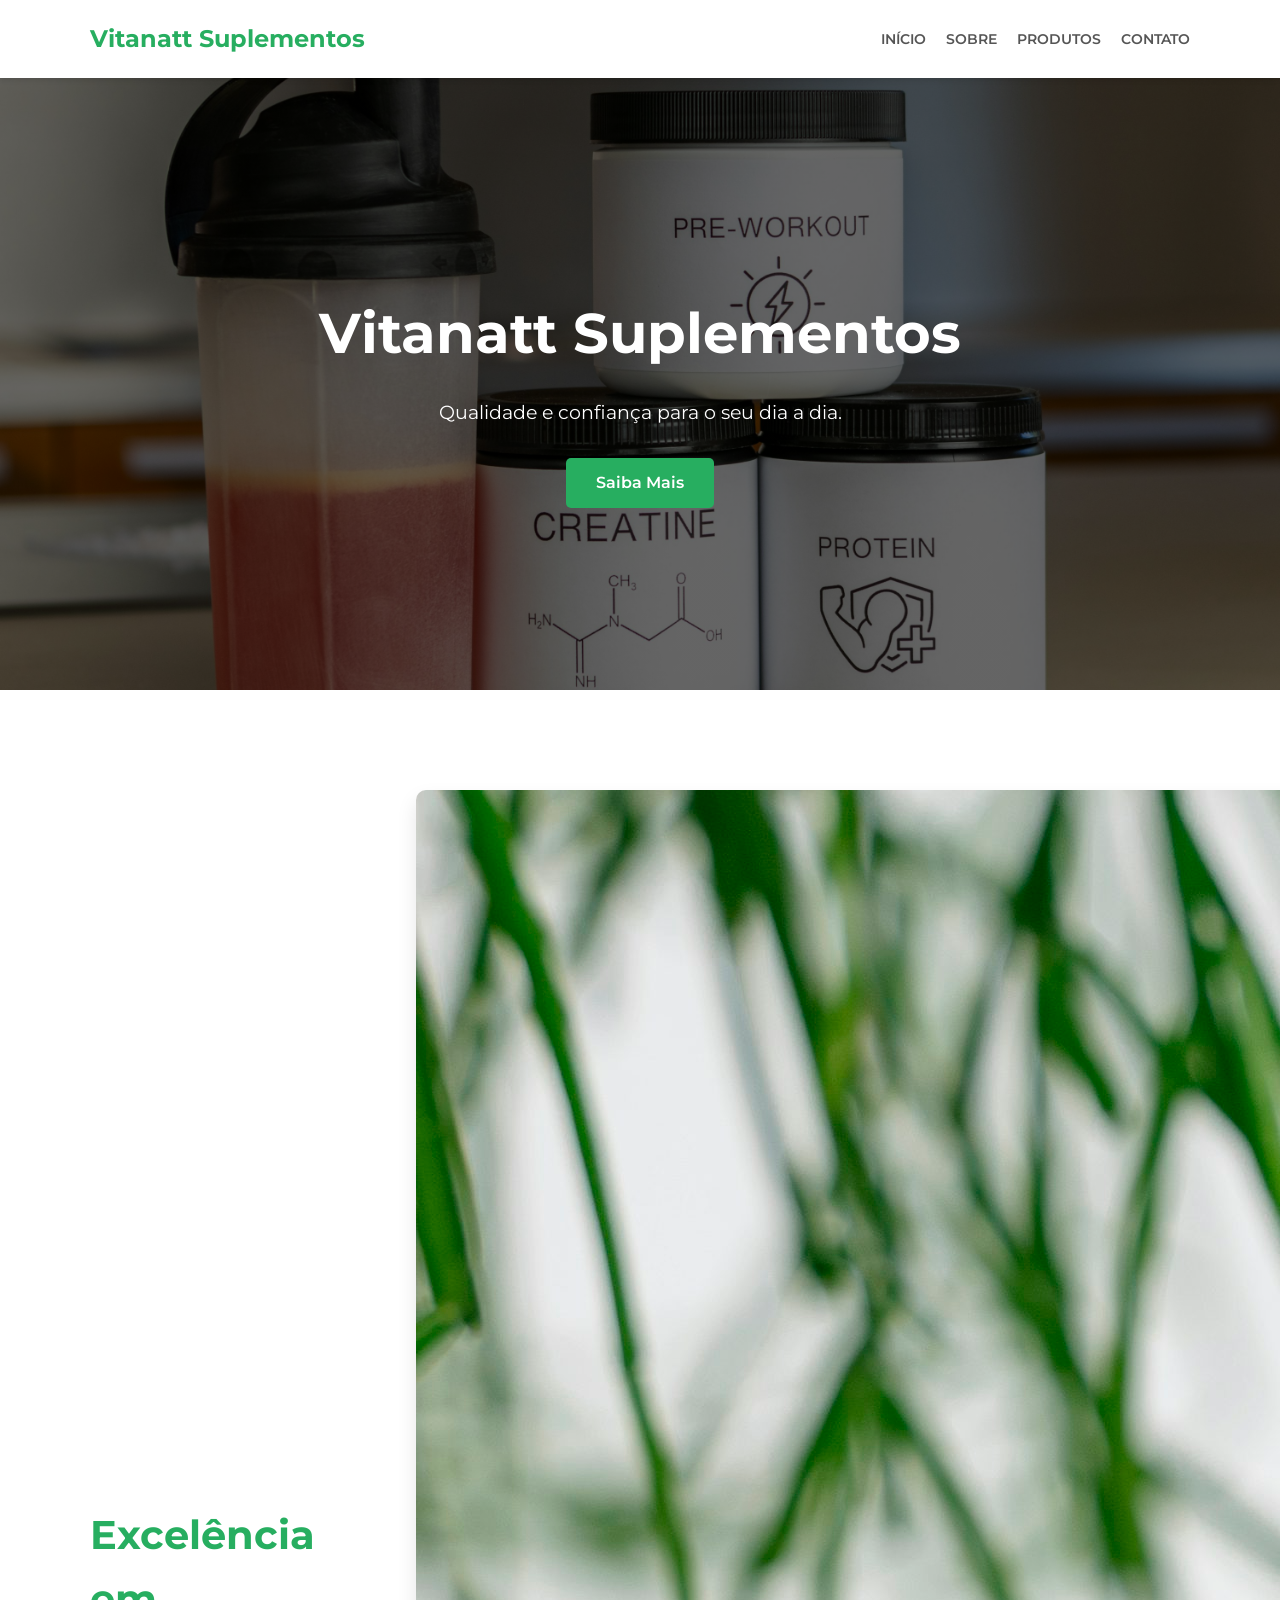
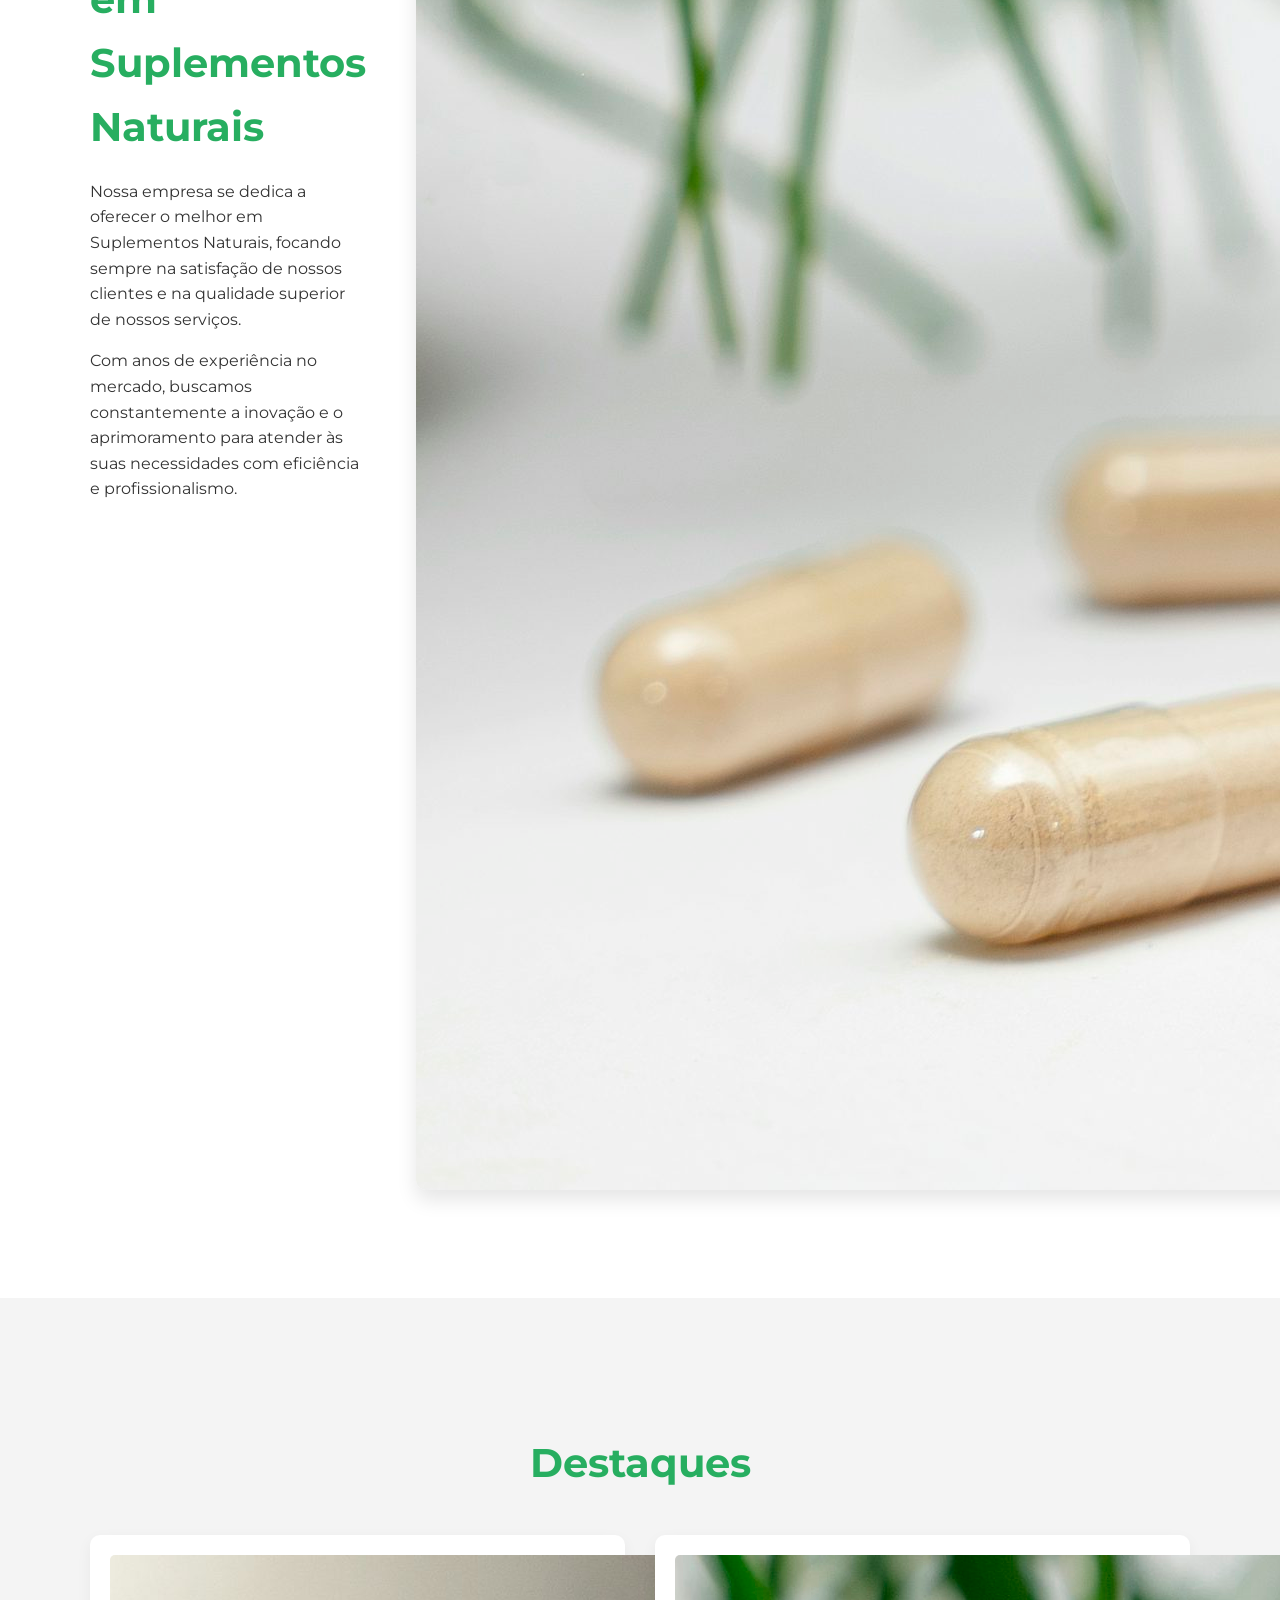
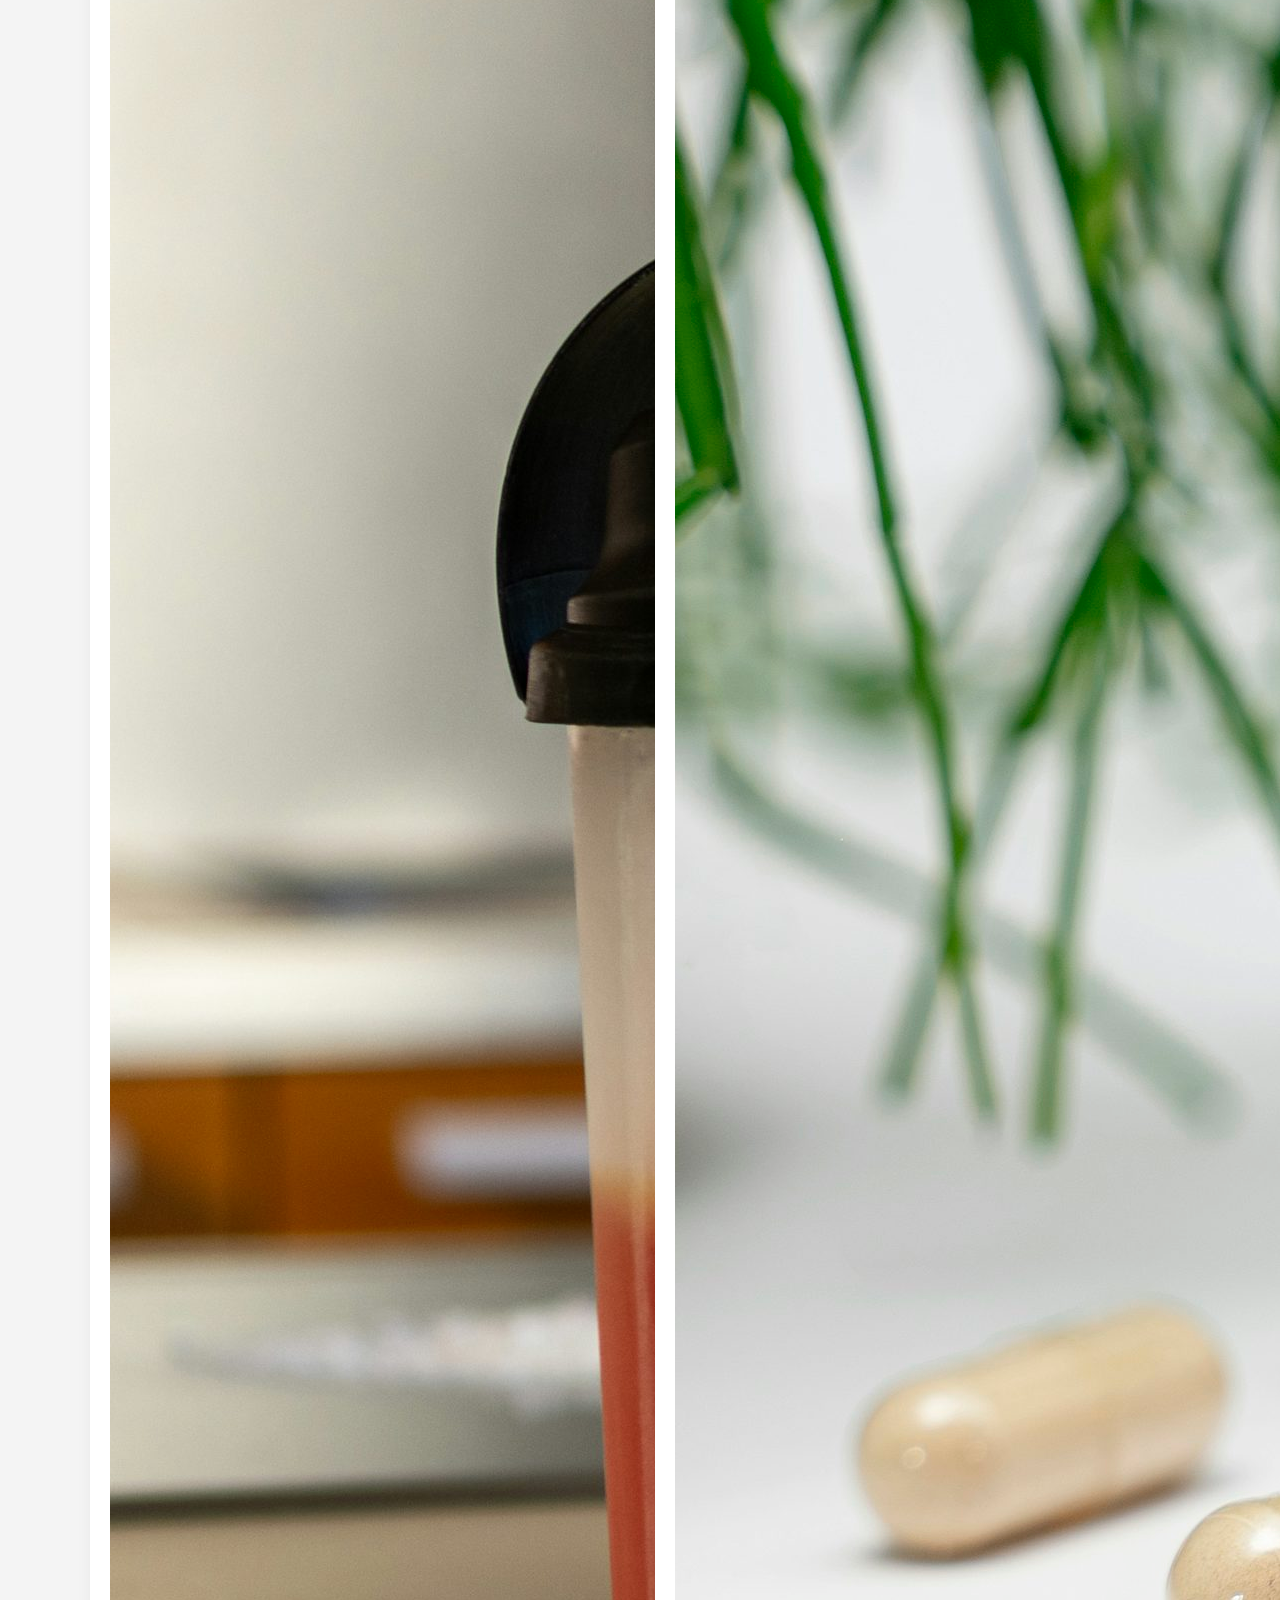
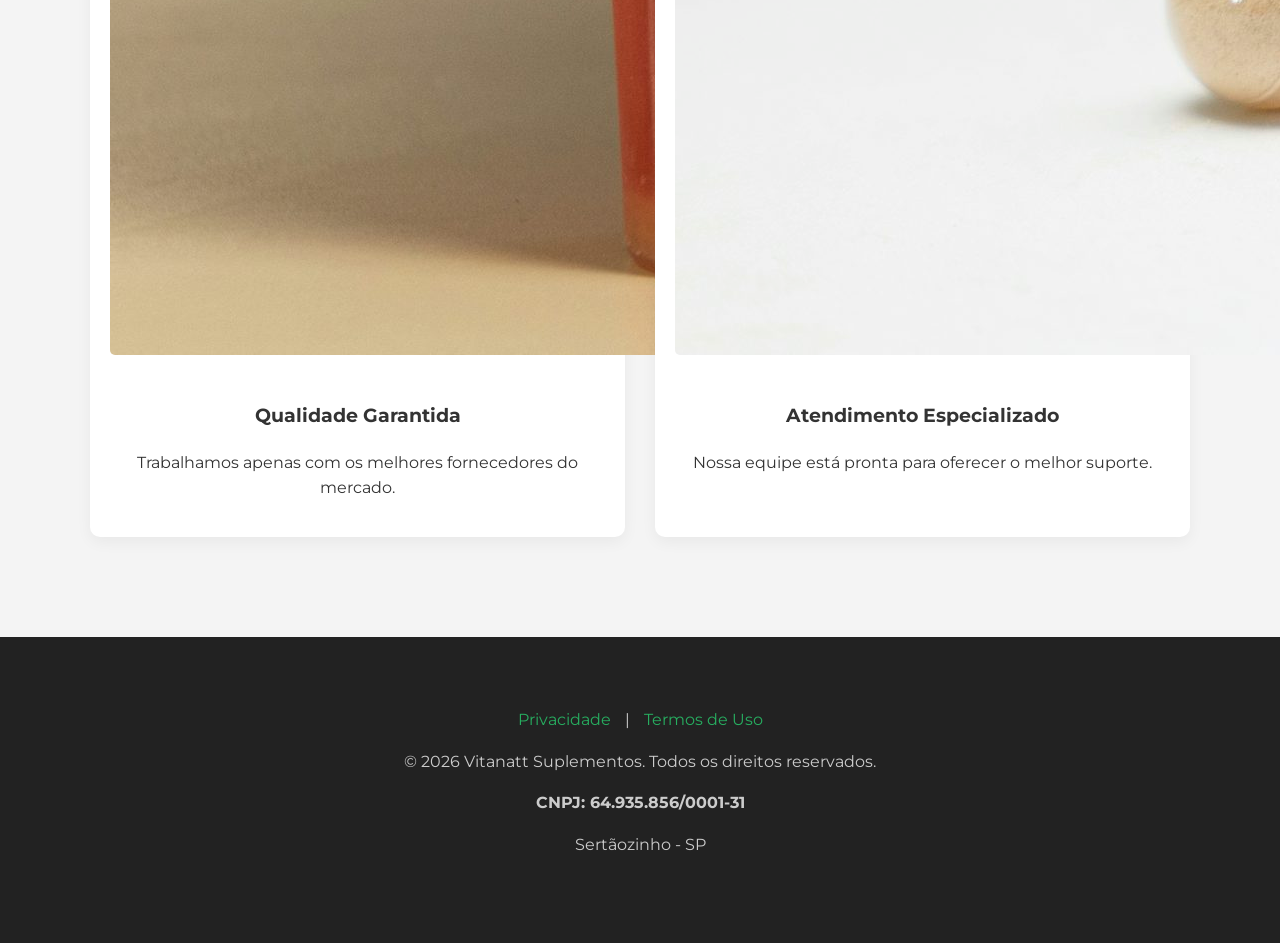
<file: index.html>
<!DOCTYPE html>
<html lang="pt-br">
<head>
    <meta charset="UTF-8">
    <meta name="viewport" content="width=device-width, initial-scale=1.0">
    <title>Vitanatt Suplementos - Suplementos Naturais</title>
    <link rel="stylesheet" href="css/style.css">
    <link href="https://fonts.googleapis.com/css2?family=Montserrat:wght@300;400;600;700&display=swap" rel="stylesheet">
</head>
<body>
    <header>
        <nav>
            <div class="container">
                <a href="https://google.com" class="logo">Vitanatt Suplementos</a>
                <ul class="nav-links">
                    <li><a href="https://google.com">Início</a></li>
                    <li><a href="https://google.com">Sobre</a></li>
                    <li><a href="https://google.com">Produtos</a></li>
                    <li><a href="https://google.com">Contato</a></li>
                </ul>
            </div>
        </nav>
    </header>

    <section class="hero">
        <div class="container">
            <h1>Vitanatt Suplementos</h1>
            <p>Qualidade e confiança para o seu dia a dia.</p>
            <a href="https://google.com" class="btn">Saiba Mais</a>
        </div>
    </section>

    <section class="about">
        <div class="container">
            <div class="about-content">
                <div class="about-text">
                    <h2>Excelência em Suplementos Naturais</h2>
                    <p>Nossa empresa se dedica a oferecer o melhor em Suplementos Naturais, focando sempre na satisfação de nossos clientes e na qualidade superior de nossos serviços.</p>
                    <p>Com anos de experiência no mercado, buscamos constantemente a inovação e o aprimoramento para atender às suas necessidades com eficiência e profissionalismo.</p>
                </div>
                <div class="about-image">
                    <img src="images/about.jpg" alt="Sobre Nós" class="clickable-image">
                </div>
            </div>
        </div>
    </section>

    <section class="specialties">
        <div class="container">
            <h2>Destaques</h2>
            <div class="grid">
                <div class="card">
                    <img src="images/dish1.jpg" alt="Destaque 1" class="clickable-image">
                    <h3>Qualidade Garantida</h3>
                    <p>Trabalhamos apenas com os melhores fornecedores do mercado.</p>
                </div>
                <div class="card">
                    <img src="images/dish2.jpg" alt="Destaque 2" class="clickable-image">
                    <h3>Atendimento Especializado</h3>
                    <p>Nossa equipe está pronta para oferecer o melhor suporte.</p>
                </div>
            </div>
        </div>
    </section>

    <footer>
        <div class="container">
            <div class="footer-links">
                <a href="privacy.html">Privacidade</a> | <a href="terms.html">Termos de Uso</a>
            </div>
            <p>&copy; 2026 Vitanatt Suplementos. Todos os direitos reservados.</p>
            <p><strong>CNPJ: 64.935.856/0001-31</strong></p>
            <p>Sertãozinho - SP</p>
        </div>
    </footer>
    <script src="js/script.js"></script>
</body>
</html>
</file>
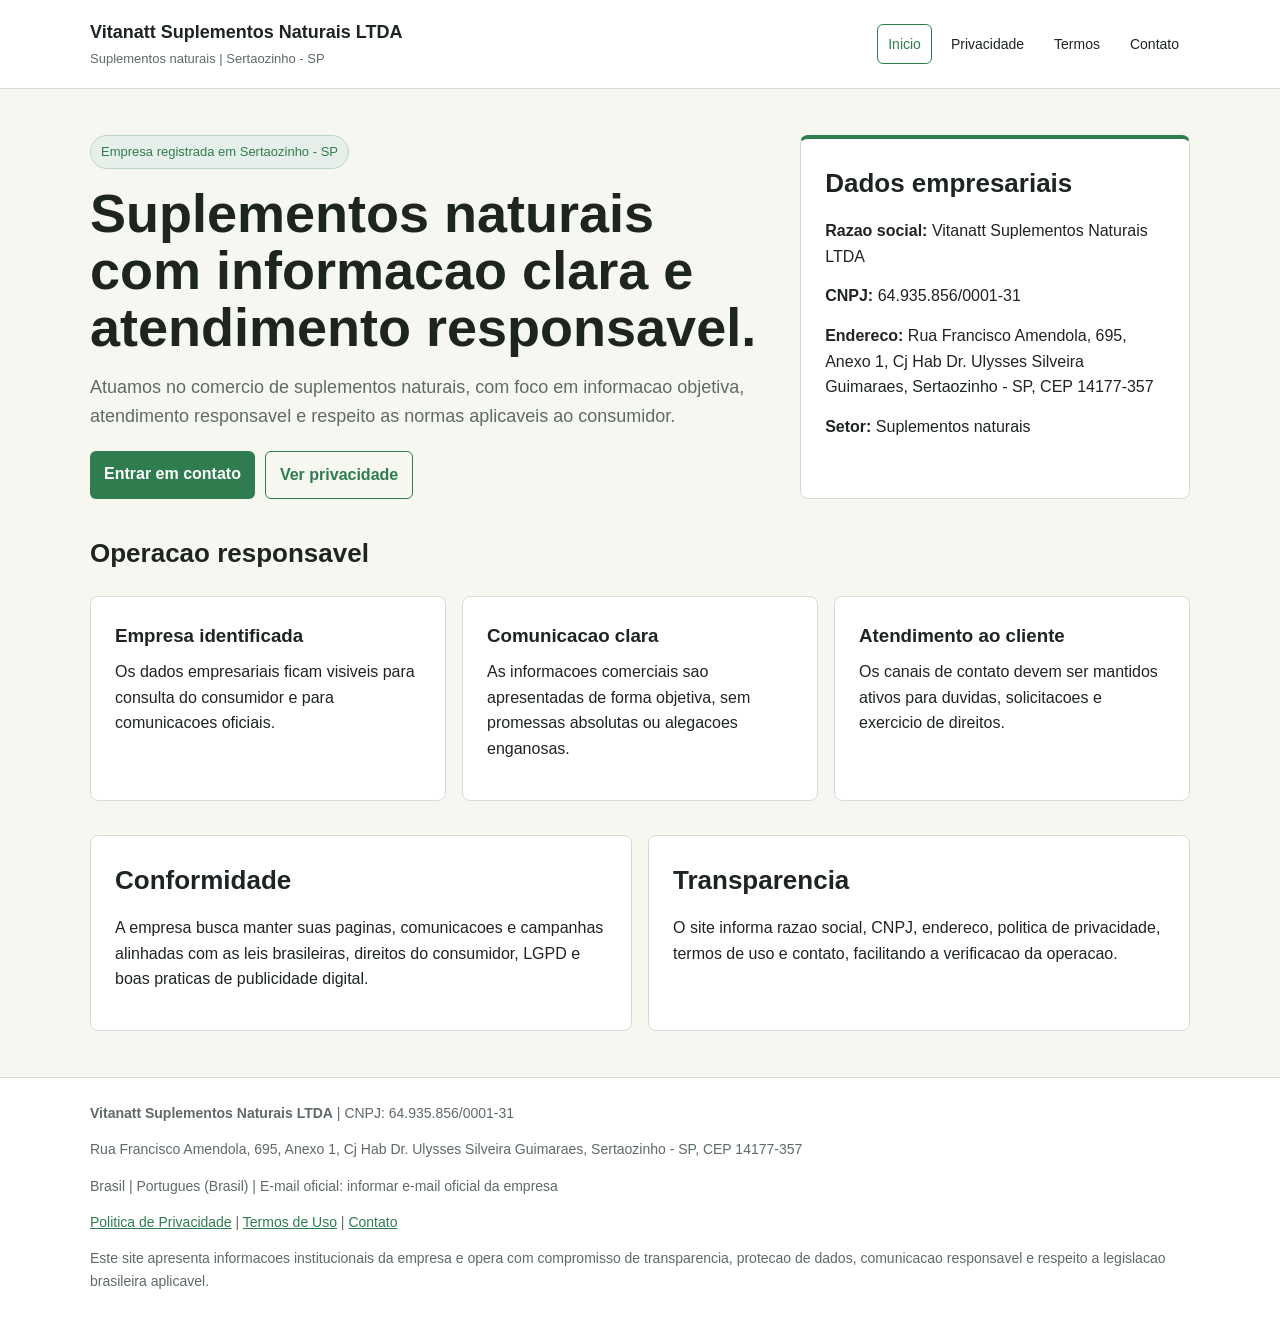
<file: pre/index.html>
﻿<!doctype html>
<html lang="pt-BR">
<head>
  <meta charset="utf-8">
  <meta name="viewport" content="width=device-width, initial-scale=1">
  <title>Inicio | Vitanatt Suplementos Naturais LTDA</title>
  <meta name="description" content="Vitanatt Suplementos Naturais LTDA - Suplementos naturais. Dados empresariais, politicas e canais de contato.">
  <style>
    :root {
      --accent: #2f7d4f;
      --accent2: #d6a84f;
      --bg: #f7f7f2;
      --text: #1e2520;
      --muted: #5f6b63;
      --line: #d9ddd4;
      --card: #ffffff;
    }
    * { box-sizing: border-box; }
    body { margin: 0; font-family: Arial, Helvetica, sans-serif; color: var(--text); background: var(--bg); line-height: 1.6; }
    header { background: var(--card); border-bottom: 1px solid var(--line); position: sticky; top: 0; z-index: 10; }
    .wrap { width: min(1100px, calc(100% - 32px)); margin: 0 auto; }
    .top { display: flex; align-items: center; justify-content: space-between; gap: 20px; padding: 18px 0; }
    .brand { display: flex; flex-direction: column; gap: 2px; }
    .brand strong { font-size: 18px; letter-spacing: 0; }
    .brand span { color: var(--muted); font-size: 13px; }
    nav { display: flex; flex-wrap: wrap; gap: 8px; }
    nav a { color: var(--text); text-decoration: none; padding: 8px 10px; border-radius: 6px; border: 1px solid transparent; font-size: 14px; }
    nav a.active, nav a:hover { border-color: var(--accent); color: var(--accent); }
    main { padding: 46px 0; }
    .hero { display: grid; grid-template-columns: 1.4fr .8fr; gap: 28px; align-items: stretch; }
    h1 { font-size: clamp(30px, 5vw, 54px); line-height: 1.05; margin: 0 0 18px; letter-spacing: 0; }
    h2 { font-size: 26px; margin: 0 0 14px; letter-spacing: 0; }
    h3 { margin: 0 0 8px; }
    p { margin: 0 0 14px; }
    .lead { font-size: 18px; color: var(--muted); max-width: 760px; }
    .card { background: var(--card); border: 1px solid var(--line); border-radius: 8px; padding: 24px; }
    .hero .card { border-top: 4px solid var(--accent); }
    .grid { display: grid; grid-template-columns: repeat(3, minmax(0, 1fr)); gap: 16px; margin-top: 22px; }
    .two { display: grid; grid-template-columns: repeat(2, minmax(0, 1fr)); gap: 16px; margin-top: 22px; }
    .section { margin-top: 34px; }
    .badge { display: inline-block; background: color-mix(in srgb, var(--accent) 12%, white); color: var(--accent); border: 1px solid color-mix(in srgb, var(--accent) 32%, white); border-radius: 999px; padding: 6px 10px; font-size: 13px; margin-bottom: 16px; }
    .btns { display: flex; gap: 10px; flex-wrap: wrap; margin-top: 20px; }
    .btn { background: var(--accent); color: white; text-decoration: none; border-radius: 6px; padding: 10px 14px; font-weight: 700; }
    .btn.secondary { background: transparent; color: var(--accent); border: 1px solid var(--accent); }
    ul { padding-left: 20px; }
    li { margin-bottom: 8px; }
    table { width: 100%; border-collapse: collapse; background: var(--card); border: 1px solid var(--line); }
    th, td { padding: 12px; border-bottom: 1px solid var(--line); text-align: left; vertical-align: top; }
    footer { border-top: 1px solid var(--line); background: var(--card); padding: 24px 0; color: var(--muted); font-size: 14px; }
    footer a { color: var(--accent); }
    .legal { font-size: 14px; color: var(--muted); }
    @media (max-width: 760px) {
      .top, .hero, .grid, .two { grid-template-columns: 1fr; display: grid; }
      nav { width: 100%; }
    }
  </style>
</head>
<body>
  <header>
    <div class="wrap top">
      <div class="brand">
        <strong>Vitanatt Suplementos Naturais LTDA</strong>
        <span>Suplementos naturais | Sertaozinho - SP</span>
      </div>
      <nav aria-label="Navegacao principal">
        <a class="active" href="index.html">Inicio</a>
<a href="privacy.html">Privacidade</a>
<a href="terms.html">Termos</a>
<a href="contact.html">Contato</a>
      </nav>
    </div>
  </header>
  <main class="wrap">
    <section class="hero">
  <div>
    <span class="badge">Empresa registrada em Sertaozinho - SP</span>
    <h1>Suplementos naturais com informacao clara e atendimento responsavel.</h1>
    <p class="lead">Atuamos no comercio de suplementos naturais, com foco em informacao objetiva, atendimento responsavel e respeito as normas aplicaveis ao consumidor.</p>
    <div class="btns">
      <a class="btn" href="contact.html">Entrar em contato</a>
      <a class="btn secondary" href="privacy.html">Ver privacidade</a>
    </div>
  </div>
  <aside class="card">
    <h2>Dados empresariais</h2>
    <p><strong>Razao social:</strong> Vitanatt Suplementos Naturais LTDA</p>
    <p><strong>CNPJ:</strong> 64.935.856/0001-31</p>
    <p><strong>Endereco:</strong> Rua Francisco Amendola, 695, Anexo 1, Cj Hab Dr. Ulysses Silveira Guimaraes, Sertaozinho - SP, CEP 14177-357</p>
    <p><strong>Setor:</strong> Suplementos naturais</p>
  </aside>
</section>

<section class="section">
  <h2>Operacao responsavel</h2>
  <div class="grid">
    <div class="card"><h3>Empresa identificada</h3><p>Os dados empresariais ficam visiveis para consulta do consumidor e para comunicacoes oficiais.</p></div>
    <div class="card"><h3>Comunicacao clara</h3><p>As informacoes comerciais sao apresentadas de forma objetiva, sem promessas absolutas ou alegacoes enganosas.</p></div>
    <div class="card"><h3>Atendimento ao cliente</h3><p>Os canais de contato devem ser mantidos ativos para duvidas, solicitacoes e exercicio de direitos.</p></div>
  </div>
</section>

<section class="section two">
  <div class="card">
    <h2>Conformidade</h2>
    <p>A empresa busca manter suas paginas, comunicacoes e campanhas alinhadas com as leis brasileiras, direitos do consumidor, LGPD e boas praticas de publicidade digital.</p>
  </div>
  <div class="card">
    <h2>Transparencia</h2>
    <p>O site informa razao social, CNPJ, endereco, politica de privacidade, termos de uso e contato, facilitando a verificacao da operacao.</p>
  </div>
</section>
  </main>
  <footer>
    <div class="wrap">
      <p><strong>Vitanatt Suplementos Naturais LTDA</strong> | CNPJ: 64.935.856/0001-31</p>
      <p>Rua Francisco Amendola, 695, Anexo 1, Cj Hab Dr. Ulysses Silveira Guimaraes, Sertaozinho - SP, CEP 14177-357</p>
      <p>Brasil | Portugues (Brasil) | E-mail oficial: informar e-mail oficial da empresa</p>
      <p><a href="privacy.html">Politica de Privacidade</a> | <a href="terms.html">Termos de Uso</a> | <a href="contact.html">Contato</a></p>
      <p>Este site apresenta informacoes institucionais da empresa e opera com compromisso de transparencia, protecao de dados, comunicacao responsavel e respeito a legislacao brasileira aplicavel.</p>
    </div>
  </footer>
</body>
</html>
</file>
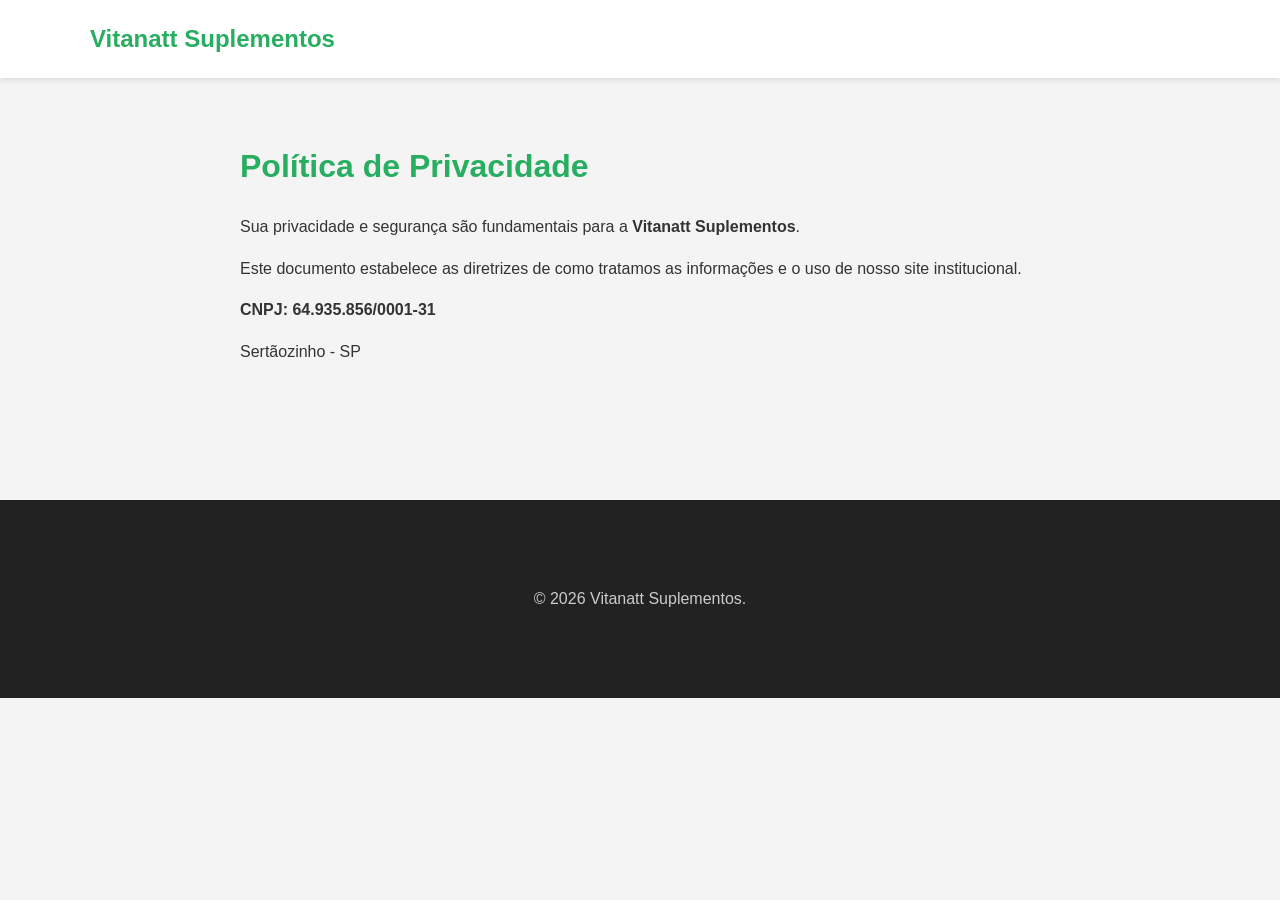
<file: privacy.html>
<!DOCTYPE html>
<html lang="pt-br">
<head>
    <meta charset="UTF-8">
    <meta name="viewport" content="width=device-width, initial-scale=1.0">
    <title>Política de Privacidade - Vitanatt Suplementos</title>
    <link rel="stylesheet" href="css/style.css">
    <style>.legal { padding: 120px 0; max-width: 800px; margin: 0 auto; } h1 { color: #27ae60; }</style>
</head>
<body>
    <header><nav><div class="container"><a href="index.html" class="logo">Vitanatt Suplementos</a></div></nav></header>
    <div class="container legal">
        <h1>Política de Privacidade</h1>
        <p>Sua privacidade e segurança são fundamentais para a <strong>Vitanatt Suplementos</strong>.</p>
        <p>Este documento estabelece as diretrizes de como tratamos as informações e o uso de nosso site institucional.</p>
        <p><strong>CNPJ: 64.935.856/0001-31</strong></p>
        <p>Sertãozinho - SP</p>
    </div>
    <footer><div class="container"><p>&copy; 2026 Vitanatt Suplementos.</p></div></footer>
</body>
</html>
</file>
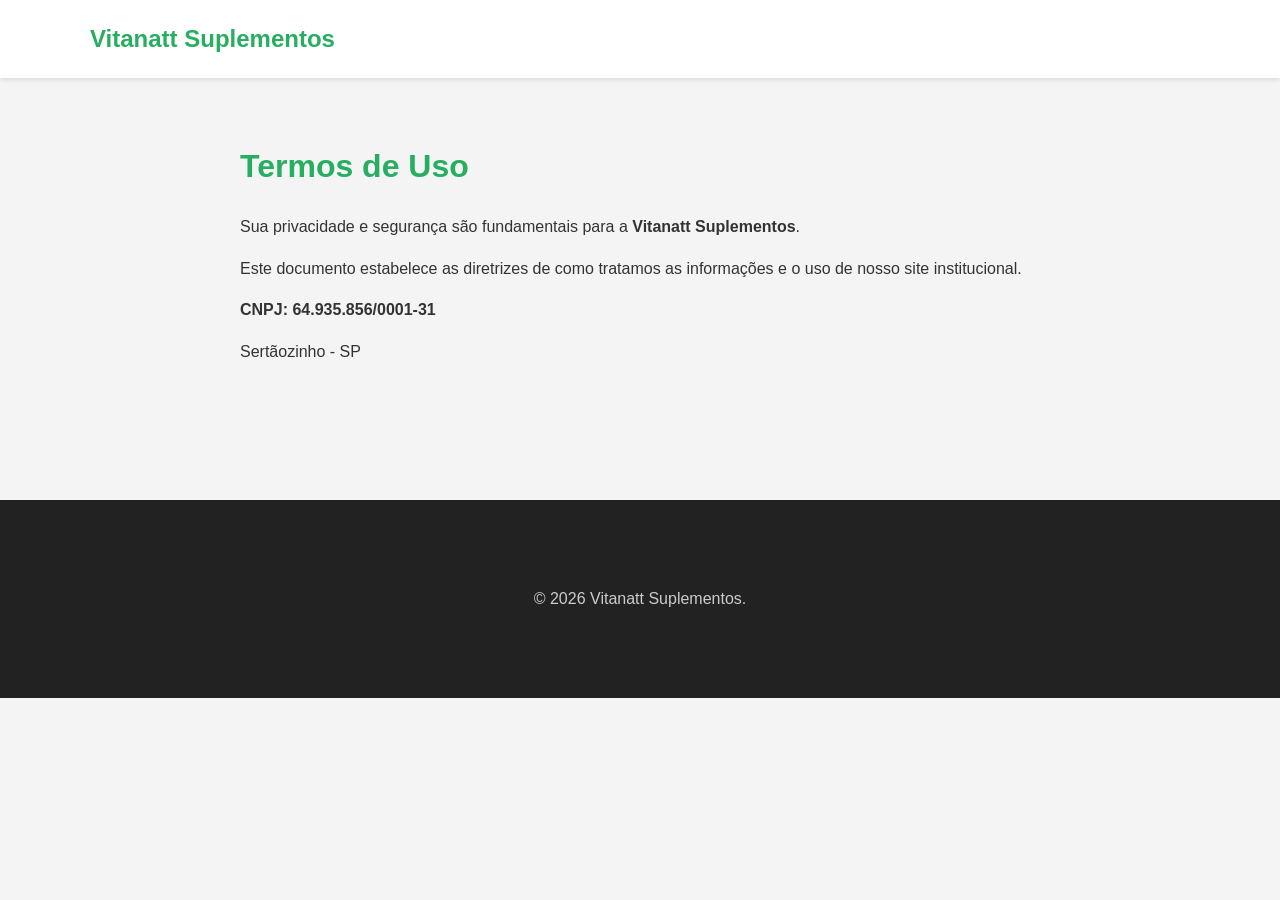
<file: terms.html>
<!DOCTYPE html>
<html lang="pt-br">
<head>
    <meta charset="UTF-8">
    <meta name="viewport" content="width=device-width, initial-scale=1.0">
    <title>Termos de Uso - Vitanatt Suplementos</title>
    <link rel="stylesheet" href="css/style.css">
    <style>.legal { padding: 120px 0; max-width: 800px; margin: 0 auto; } h1 { color: #27ae60; }</style>
</head>
<body>
    <header><nav><div class="container"><a href="index.html" class="logo">Vitanatt Suplementos</a></div></nav></header>
    <div class="container legal">
        <h1>Termos de Uso</h1>
        <p>Sua privacidade e segurança são fundamentais para a <strong>Vitanatt Suplementos</strong>.</p>
        <p>Este documento estabelece as diretrizes de como tratamos as informações e o uso de nosso site institucional.</p>
        <p><strong>CNPJ: 64.935.856/0001-31</strong></p>
        <p>Sertãozinho - SP</p>
    </div>
    <footer><div class="container"><p>&copy; 2026 Vitanatt Suplementos.</p></div></footer>
</body>
</html>
</file>
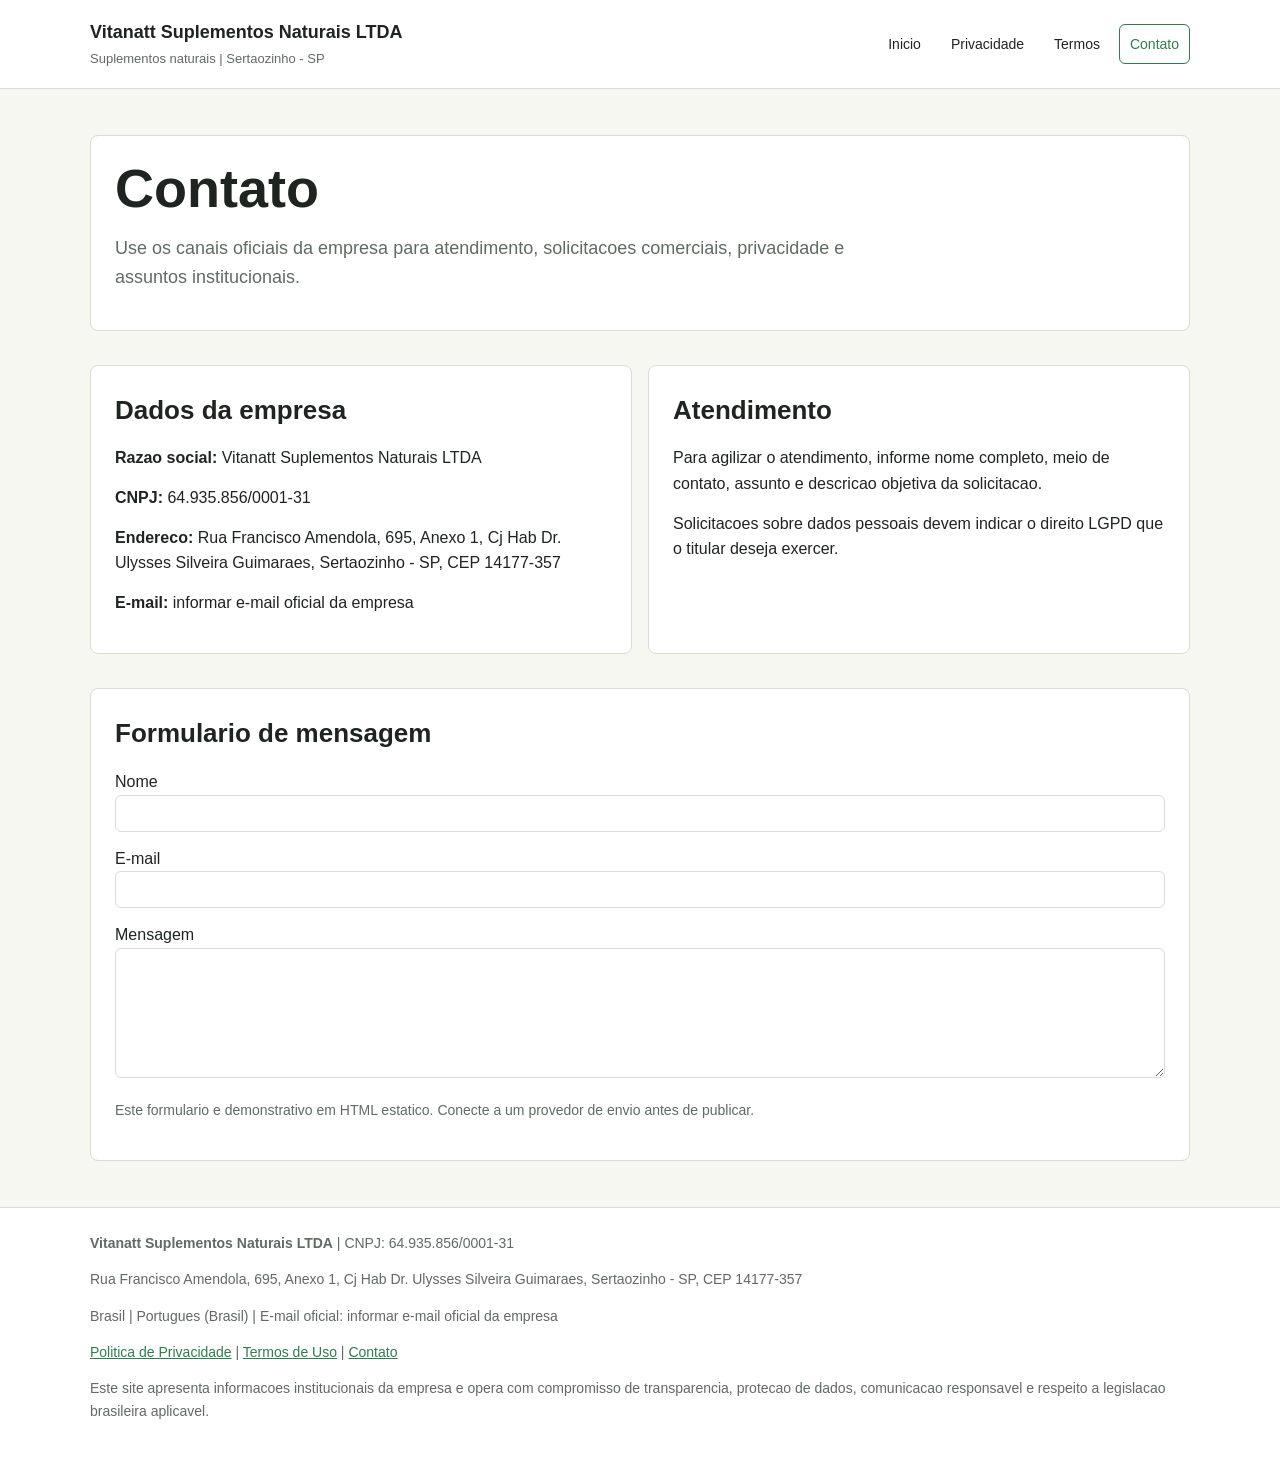
<file: pre/contact.html>
﻿<!doctype html>
<html lang="pt-BR">
<head>
  <meta charset="utf-8">
  <meta name="viewport" content="width=device-width, initial-scale=1">
  <title>Contato | Vitanatt Suplementos Naturais LTDA</title>
  <meta name="description" content="Vitanatt Suplementos Naturais LTDA - Suplementos naturais. Dados empresariais, politicas e canais de contato.">
  <style>
    :root {
      --accent: #2f7d4f;
      --accent2: #d6a84f;
      --bg: #f7f7f2;
      --text: #1e2520;
      --muted: #5f6b63;
      --line: #d9ddd4;
      --card: #ffffff;
    }
    * { box-sizing: border-box; }
    body { margin: 0; font-family: Arial, Helvetica, sans-serif; color: var(--text); background: var(--bg); line-height: 1.6; }
    header { background: var(--card); border-bottom: 1px solid var(--line); position: sticky; top: 0; z-index: 10; }
    .wrap { width: min(1100px, calc(100% - 32px)); margin: 0 auto; }
    .top { display: flex; align-items: center; justify-content: space-between; gap: 20px; padding: 18px 0; }
    .brand { display: flex; flex-direction: column; gap: 2px; }
    .brand strong { font-size: 18px; letter-spacing: 0; }
    .brand span { color: var(--muted); font-size: 13px; }
    nav { display: flex; flex-wrap: wrap; gap: 8px; }
    nav a { color: var(--text); text-decoration: none; padding: 8px 10px; border-radius: 6px; border: 1px solid transparent; font-size: 14px; }
    nav a.active, nav a:hover { border-color: var(--accent); color: var(--accent); }
    main { padding: 46px 0; }
    .hero { display: grid; grid-template-columns: 1.4fr .8fr; gap: 28px; align-items: stretch; }
    h1 { font-size: clamp(30px, 5vw, 54px); line-height: 1.05; margin: 0 0 18px; letter-spacing: 0; }
    h2 { font-size: 26px; margin: 0 0 14px; letter-spacing: 0; }
    h3 { margin: 0 0 8px; }
    p { margin: 0 0 14px; }
    .lead { font-size: 18px; color: var(--muted); max-width: 760px; }
    .card { background: var(--card); border: 1px solid var(--line); border-radius: 8px; padding: 24px; }
    .hero .card { border-top: 4px solid var(--accent); }
    .grid { display: grid; grid-template-columns: repeat(3, minmax(0, 1fr)); gap: 16px; margin-top: 22px; }
    .two { display: grid; grid-template-columns: repeat(2, minmax(0, 1fr)); gap: 16px; margin-top: 22px; }
    .section { margin-top: 34px; }
    .badge { display: inline-block; background: color-mix(in srgb, var(--accent) 12%, white); color: var(--accent); border: 1px solid color-mix(in srgb, var(--accent) 32%, white); border-radius: 999px; padding: 6px 10px; font-size: 13px; margin-bottom: 16px; }
    .btns { display: flex; gap: 10px; flex-wrap: wrap; margin-top: 20px; }
    .btn { background: var(--accent); color: white; text-decoration: none; border-radius: 6px; padding: 10px 14px; font-weight: 700; }
    .btn.secondary { background: transparent; color: var(--accent); border: 1px solid var(--accent); }
    ul { padding-left: 20px; }
    li { margin-bottom: 8px; }
    table { width: 100%; border-collapse: collapse; background: var(--card); border: 1px solid var(--line); }
    th, td { padding: 12px; border-bottom: 1px solid var(--line); text-align: left; vertical-align: top; }
    footer { border-top: 1px solid var(--line); background: var(--card); padding: 24px 0; color: var(--muted); font-size: 14px; }
    footer a { color: var(--accent); }
    .legal { font-size: 14px; color: var(--muted); }
    @media (max-width: 760px) {
      .top, .hero, .grid, .two { grid-template-columns: 1fr; display: grid; }
      nav { width: 100%; }
    }
  </style>
</head>
<body>
  <header>
    <div class="wrap top">
      <div class="brand">
        <strong>Vitanatt Suplementos Naturais LTDA</strong>
        <span>Suplementos naturais | Sertaozinho - SP</span>
      </div>
      <nav aria-label="Navegacao principal">
        <a href="index.html">Inicio</a>
<a href="privacy.html">Privacidade</a>
<a href="terms.html">Termos</a>
<a class="active" href="contact.html">Contato</a>
      </nav>
    </div>
  </header>
  <main class="wrap">
    <section class="card">
  <h1>Contato</h1>
  <p class="lead">Use os canais oficiais da empresa para atendimento, solicitacoes comerciais, privacidade e assuntos institucionais.</p>
</section>

<section class="section two">
  <div class="card">
    <h2>Dados da empresa</h2>
    <p><strong>Razao social:</strong> Vitanatt Suplementos Naturais LTDA</p>
    <p><strong>CNPJ:</strong> 64.935.856/0001-31</p>
    <p><strong>Endereco:</strong> Rua Francisco Amendola, 695, Anexo 1, Cj Hab Dr. Ulysses Silveira Guimaraes, Sertaozinho - SP, CEP 14177-357</p>
    <p><strong>E-mail:</strong> informar e-mail oficial da empresa</p>
  </div>
  <div class="card">
    <h2>Atendimento</h2>
    <p>Para agilizar o atendimento, informe nome completo, meio de contato, assunto e descricao objetiva da solicitacao.</p>
    <p>Solicitacoes sobre dados pessoais devem indicar o direito LGPD que o titular deseja exercer.</p>
  </div>
</section>

<section class="section card">
  <h2>Formulario de mensagem</h2>
  <form>
    <p><label>Nome<br><input style="width:100%;padding:10px;border:1px solid var(--line);border-radius:6px" type="text" name="nome"></label></p>
    <p><label>E-mail<br><input style="width:100%;padding:10px;border:1px solid var(--line);border-radius:6px" type="email" name="email"></label></p>
    <p><label>Mensagem<br><textarea style="width:100%;padding:10px;border:1px solid var(--line);border-radius:6px;min-height:130px" name="mensagem"></textarea></label></p>
    <p class="legal">Este formulario e demonstrativo em HTML estatico. Conecte a um provedor de envio antes de publicar.</p>
  </form>
</section>
  </main>
  <footer>
    <div class="wrap">
      <p><strong>Vitanatt Suplementos Naturais LTDA</strong> | CNPJ: 64.935.856/0001-31</p>
      <p>Rua Francisco Amendola, 695, Anexo 1, Cj Hab Dr. Ulysses Silveira Guimaraes, Sertaozinho - SP, CEP 14177-357</p>
      <p>Brasil | Portugues (Brasil) | E-mail oficial: informar e-mail oficial da empresa</p>
      <p><a href="privacy.html">Politica de Privacidade</a> | <a href="terms.html">Termos de Uso</a> | <a href="contact.html">Contato</a></p>
      <p>Este site apresenta informacoes institucionais da empresa e opera com compromisso de transparencia, protecao de dados, comunicacao responsavel e respeito a legislacao brasileira aplicavel.</p>
    </div>
  </footer>
</body>
</html>
</file>
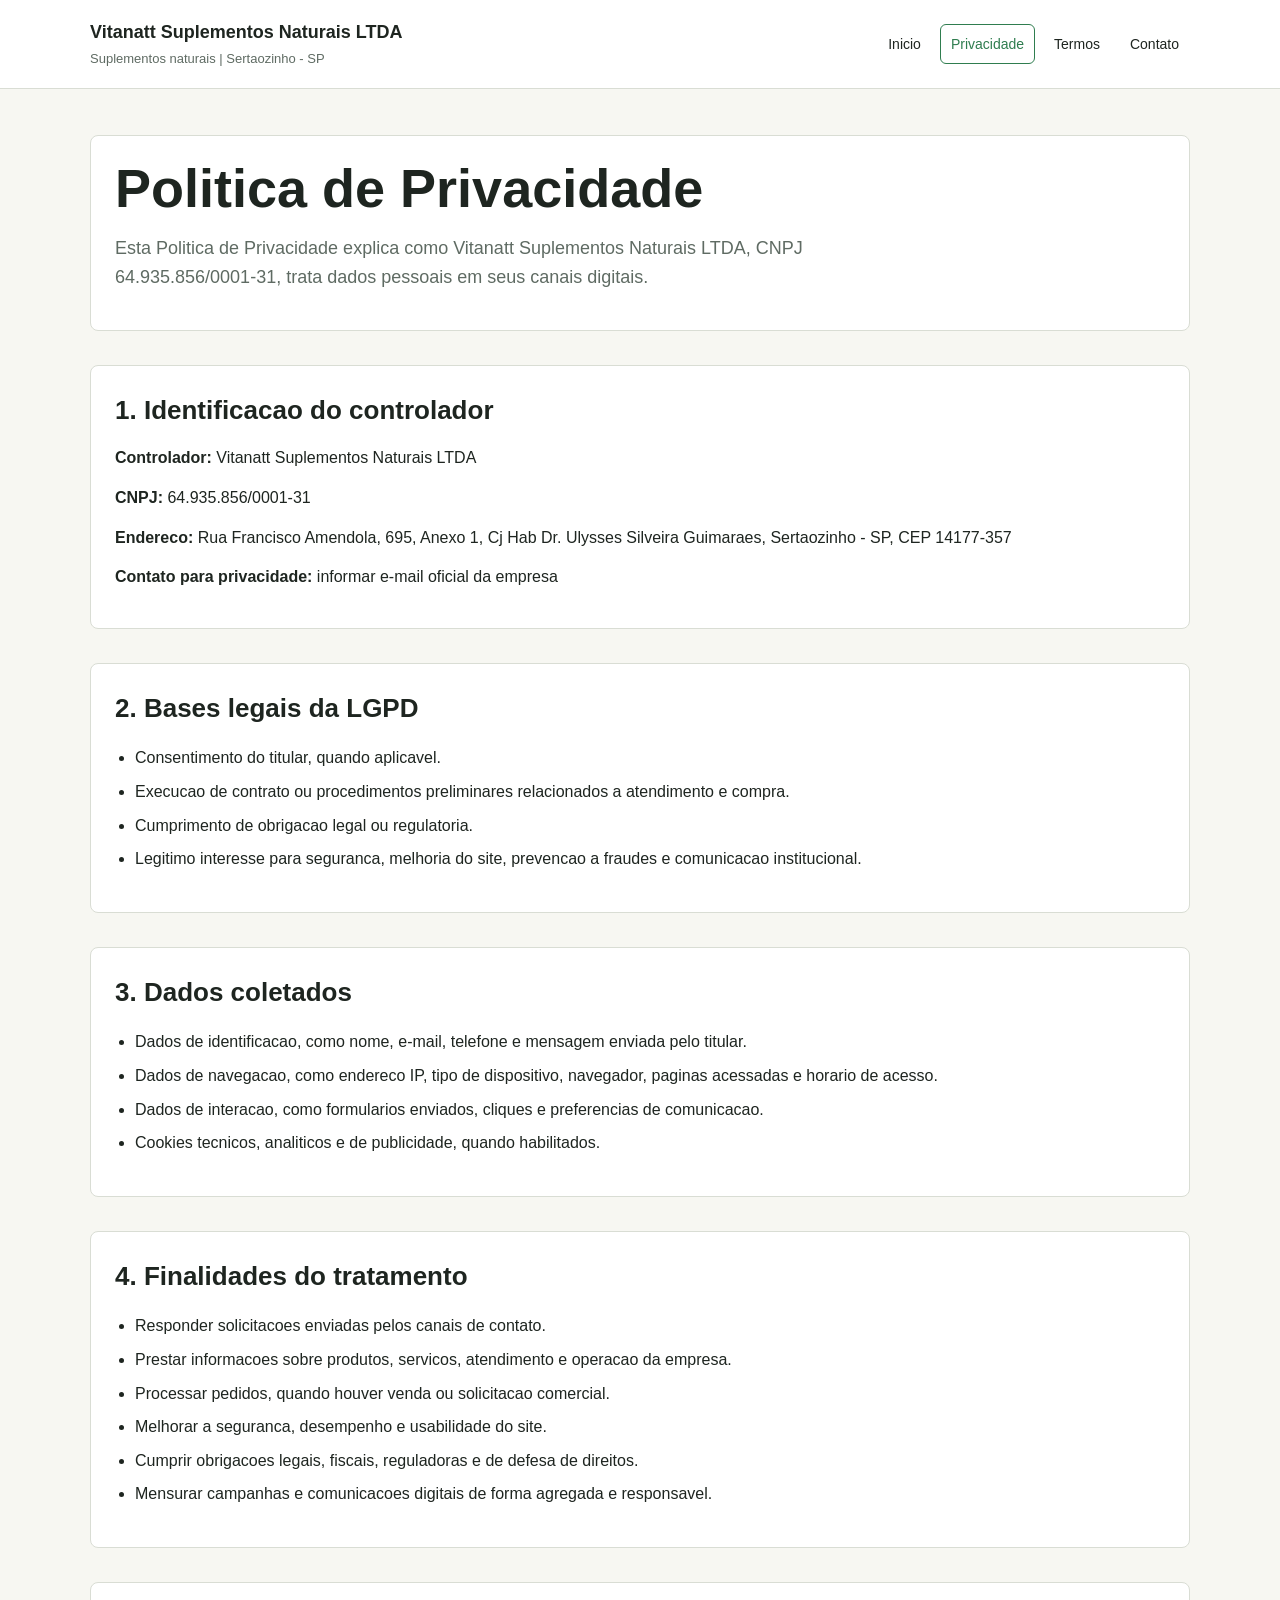
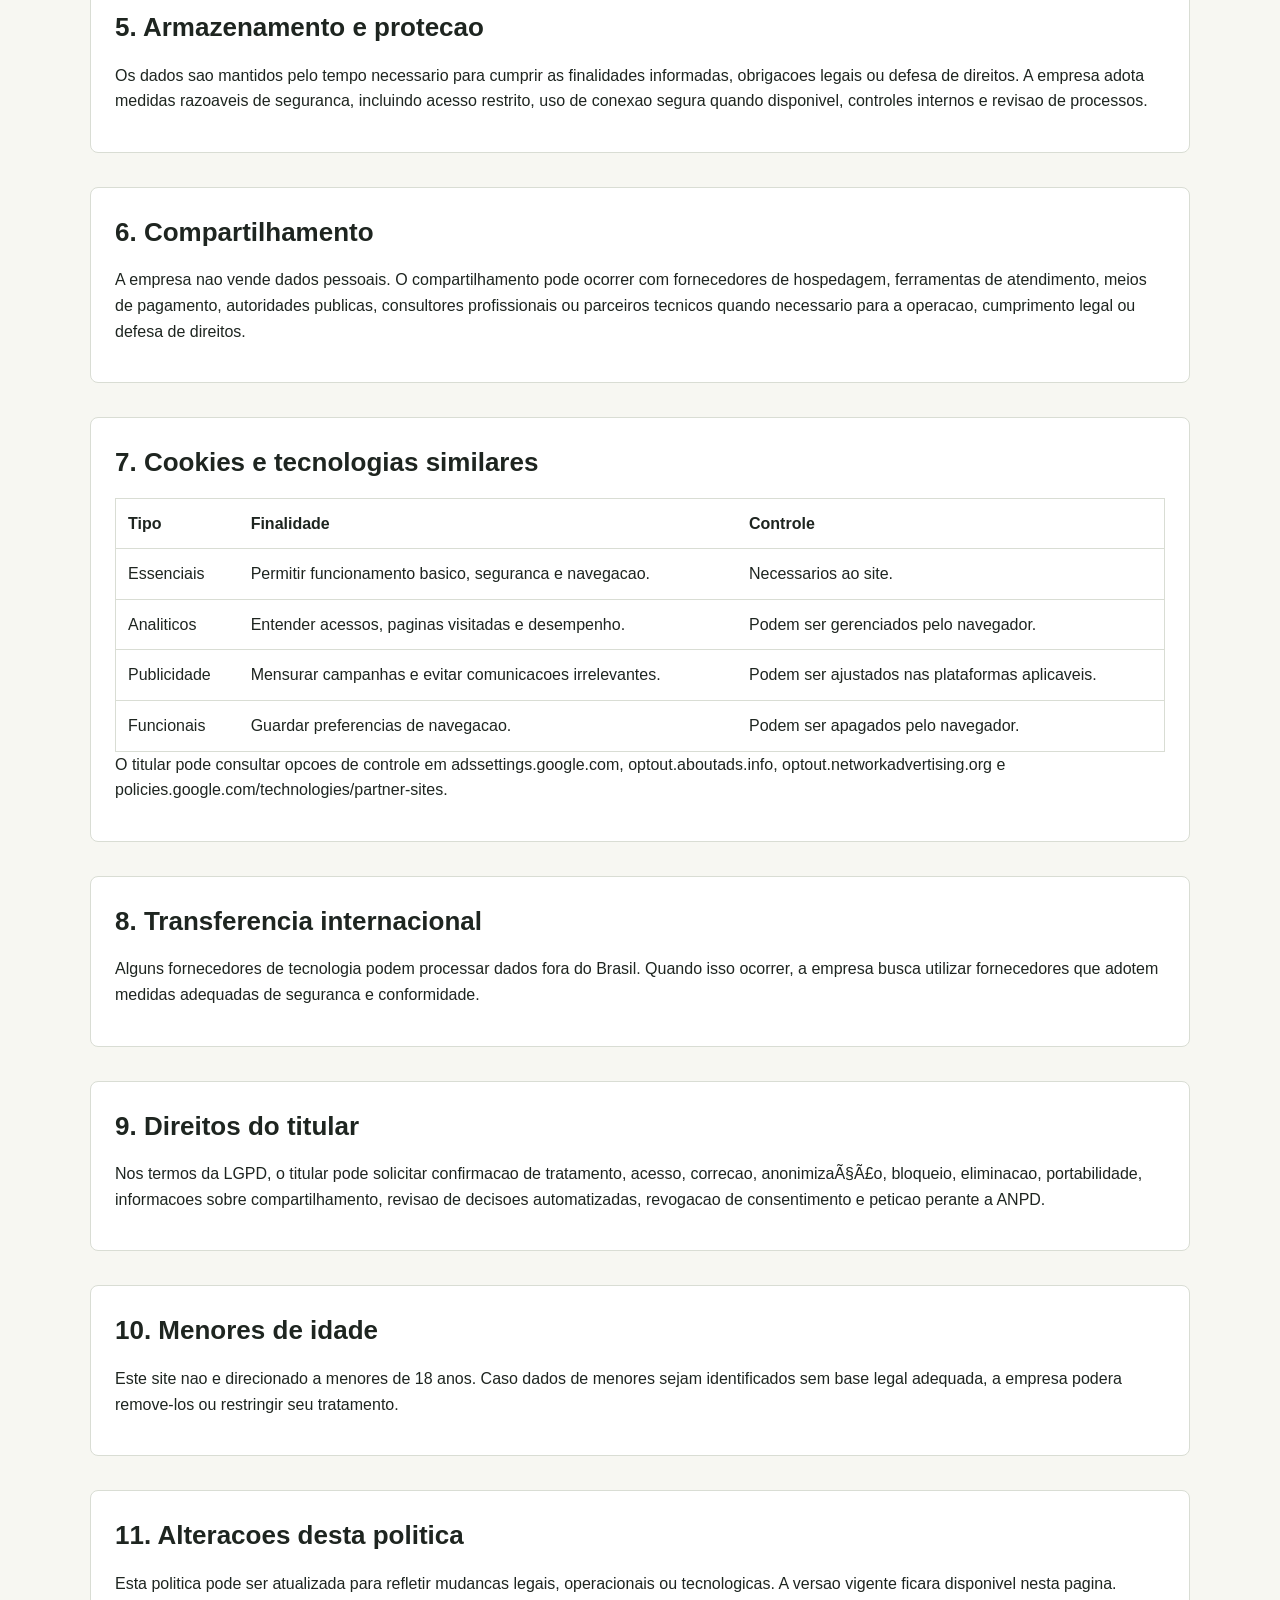
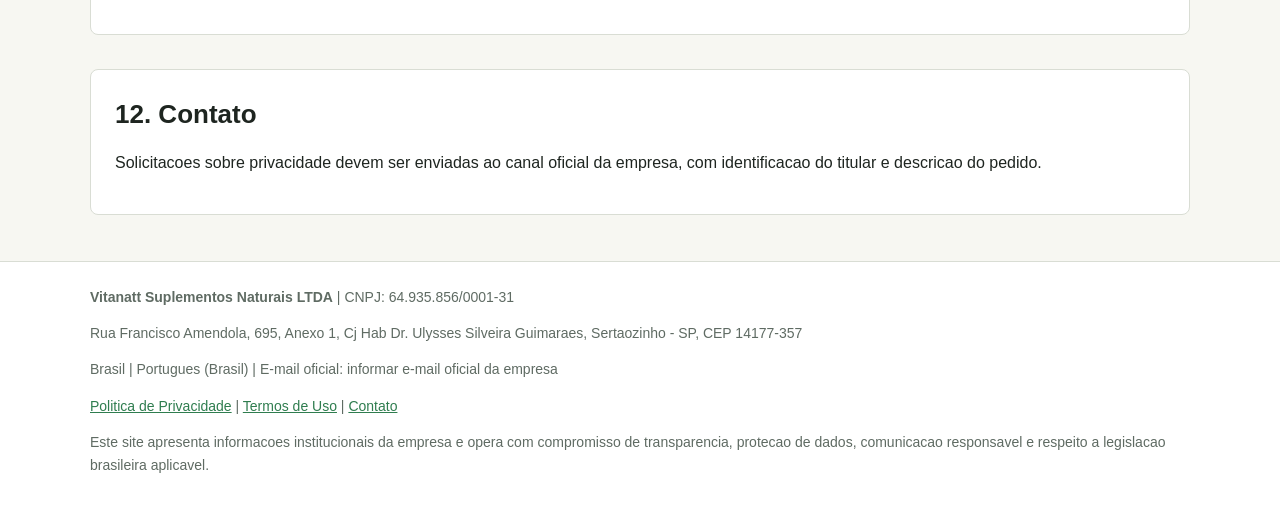
<file: pre/privacy.html>
﻿<!doctype html>
<html lang="pt-BR">
<head>
  <meta charset="utf-8">
  <meta name="viewport" content="width=device-width, initial-scale=1">
  <title>Politica de Privacidade | Vitanatt Suplementos Naturais LTDA</title>
  <meta name="description" content="Vitanatt Suplementos Naturais LTDA - Suplementos naturais. Dados empresariais, politicas e canais de contato.">
  <style>
    :root {
      --accent: #2f7d4f;
      --accent2: #d6a84f;
      --bg: #f7f7f2;
      --text: #1e2520;
      --muted: #5f6b63;
      --line: #d9ddd4;
      --card: #ffffff;
    }
    * { box-sizing: border-box; }
    body { margin: 0; font-family: Arial, Helvetica, sans-serif; color: var(--text); background: var(--bg); line-height: 1.6; }
    header { background: var(--card); border-bottom: 1px solid var(--line); position: sticky; top: 0; z-index: 10; }
    .wrap { width: min(1100px, calc(100% - 32px)); margin: 0 auto; }
    .top { display: flex; align-items: center; justify-content: space-between; gap: 20px; padding: 18px 0; }
    .brand { display: flex; flex-direction: column; gap: 2px; }
    .brand strong { font-size: 18px; letter-spacing: 0; }
    .brand span { color: var(--muted); font-size: 13px; }
    nav { display: flex; flex-wrap: wrap; gap: 8px; }
    nav a { color: var(--text); text-decoration: none; padding: 8px 10px; border-radius: 6px; border: 1px solid transparent; font-size: 14px; }
    nav a.active, nav a:hover { border-color: var(--accent); color: var(--accent); }
    main { padding: 46px 0; }
    .hero { display: grid; grid-template-columns: 1.4fr .8fr; gap: 28px; align-items: stretch; }
    h1 { font-size: clamp(30px, 5vw, 54px); line-height: 1.05; margin: 0 0 18px; letter-spacing: 0; }
    h2 { font-size: 26px; margin: 0 0 14px; letter-spacing: 0; }
    h3 { margin: 0 0 8px; }
    p { margin: 0 0 14px; }
    .lead { font-size: 18px; color: var(--muted); max-width: 760px; }
    .card { background: var(--card); border: 1px solid var(--line); border-radius: 8px; padding: 24px; }
    .hero .card { border-top: 4px solid var(--accent); }
    .grid { display: grid; grid-template-columns: repeat(3, minmax(0, 1fr)); gap: 16px; margin-top: 22px; }
    .two { display: grid; grid-template-columns: repeat(2, minmax(0, 1fr)); gap: 16px; margin-top: 22px; }
    .section { margin-top: 34px; }
    .badge { display: inline-block; background: color-mix(in srgb, var(--accent) 12%, white); color: var(--accent); border: 1px solid color-mix(in srgb, var(--accent) 32%, white); border-radius: 999px; padding: 6px 10px; font-size: 13px; margin-bottom: 16px; }
    .btns { display: flex; gap: 10px; flex-wrap: wrap; margin-top: 20px; }
    .btn { background: var(--accent); color: white; text-decoration: none; border-radius: 6px; padding: 10px 14px; font-weight: 700; }
    .btn.secondary { background: transparent; color: var(--accent); border: 1px solid var(--accent); }
    ul { padding-left: 20px; }
    li { margin-bottom: 8px; }
    table { width: 100%; border-collapse: collapse; background: var(--card); border: 1px solid var(--line); }
    th, td { padding: 12px; border-bottom: 1px solid var(--line); text-align: left; vertical-align: top; }
    footer { border-top: 1px solid var(--line); background: var(--card); padding: 24px 0; color: var(--muted); font-size: 14px; }
    footer a { color: var(--accent); }
    .legal { font-size: 14px; color: var(--muted); }
    @media (max-width: 760px) {
      .top, .hero, .grid, .two { grid-template-columns: 1fr; display: grid; }
      nav { width: 100%; }
    }
  </style>
</head>
<body>
  <header>
    <div class="wrap top">
      <div class="brand">
        <strong>Vitanatt Suplementos Naturais LTDA</strong>
        <span>Suplementos naturais | Sertaozinho - SP</span>
      </div>
      <nav aria-label="Navegacao principal">
        <a href="index.html">Inicio</a>
<a class="active" href="privacy.html">Privacidade</a>
<a href="terms.html">Termos</a>
<a href="contact.html">Contato</a>
      </nav>
    </div>
  </header>
  <main class="wrap">
    <section class="card">
  <h1>Politica de Privacidade</h1>
  <p class="lead">Esta Politica de Privacidade explica como Vitanatt Suplementos Naturais LTDA, CNPJ 64.935.856/0001-31, trata dados pessoais em seus canais digitais.</p>
</section>

<section class="section card">
  <h2>1. Identificacao do controlador</h2>
  <p><strong>Controlador:</strong> Vitanatt Suplementos Naturais LTDA</p>
  <p><strong>CNPJ:</strong> 64.935.856/0001-31</p>
  <p><strong>Endereco:</strong> Rua Francisco Amendola, 695, Anexo 1, Cj Hab Dr. Ulysses Silveira Guimaraes, Sertaozinho - SP, CEP 14177-357</p>
  <p><strong>Contato para privacidade:</strong> informar e-mail oficial da empresa</p>
</section>

<section class="section card">
  <h2>2. Bases legais da LGPD</h2>
  <ul>
    <li>Consentimento do titular, quando aplicavel.</li>
    <li>Execucao de contrato ou procedimentos preliminares relacionados a atendimento e compra.</li>
    <li>Cumprimento de obrigacao legal ou regulatoria.</li>
    <li>Legitimo interesse para seguranca, melhoria do site, prevencao a fraudes e comunicacao institucional.</li>
  </ul>
</section>

<section class="section card">
  <h2>3. Dados coletados</h2>
  <ul>
    <li>Dados de identificacao, como nome, e-mail, telefone e mensagem enviada pelo titular.</li>
    <li>Dados de navegacao, como endereco IP, tipo de dispositivo, navegador, paginas acessadas e horario de acesso.</li>
    <li>Dados de interacao, como formularios enviados, cliques e preferencias de comunicacao.</li>
    <li>Cookies tecnicos, analiticos e de publicidade, quando habilitados.</li>
  </ul>
</section>

<section class="section card">
  <h2>4. Finalidades do tratamento</h2>
  <ul>
    <li>Responder solicitacoes enviadas pelos canais de contato.</li>
    <li>Prestar informacoes sobre produtos, servicos, atendimento e operacao da empresa.</li>
    <li>Processar pedidos, quando houver venda ou solicitacao comercial.</li>
    <li>Melhorar a seguranca, desempenho e usabilidade do site.</li>
    <li>Cumprir obrigacoes legais, fiscais, reguladoras e de defesa de direitos.</li>
    <li>Mensurar campanhas e comunicacoes digitais de forma agregada e responsavel.</li>
  </ul>
</section>

<section class="section card">
  <h2>5. Armazenamento e protecao</h2>
  <p>Os dados sao mantidos pelo tempo necessario para cumprir as finalidades informadas, obrigacoes legais ou defesa de direitos. A empresa adota medidas razoaveis de seguranca, incluindo acesso restrito, uso de conexao segura quando disponivel, controles internos e revisao de processos.</p>
</section>

<section class="section card">
  <h2>6. Compartilhamento</h2>
  <p>A empresa nao vende dados pessoais. O compartilhamento pode ocorrer com fornecedores de hospedagem, ferramentas de atendimento, meios de pagamento, autoridades publicas, consultores profissionais ou parceiros tecnicos quando necessario para a operacao, cumprimento legal ou defesa de direitos.</p>
</section>

<section class="section card">
  <h2>7. Cookies e tecnologias similares</h2>
  <table>
    <thead><tr><th>Tipo</th><th>Finalidade</th><th>Controle</th></tr></thead>
    <tbody>
      <tr><td>Essenciais</td><td>Permitir funcionamento basico, seguranca e navegacao.</td><td>Necessarios ao site.</td></tr>
      <tr><td>Analiticos</td><td>Entender acessos, paginas visitadas e desempenho.</td><td>Podem ser gerenciados pelo navegador.</td></tr>
      <tr><td>Publicidade</td><td>Mensurar campanhas e evitar comunicacoes irrelevantes.</td><td>Podem ser ajustados nas plataformas aplicaveis.</td></tr>
      <tr><td>Funcionais</td><td>Guardar preferencias de navegacao.</td><td>Podem ser apagados pelo navegador.</td></tr>
    </tbody>
  </table>
  <p>O titular pode consultar opcoes de controle em adssettings.google.com, optout.aboutads.info, optout.networkadvertising.org e policies.google.com/technologies/partner-sites.</p>
</section>

<section class="section card">
  <h2>8. Transferencia internacional</h2>
  <p>Alguns fornecedores de tecnologia podem processar dados fora do Brasil. Quando isso ocorrer, a empresa busca utilizar fornecedores que adotem medidas adequadas de seguranca e conformidade.</p>
</section>

<section class="section card">
  <h2>9. Direitos do titular</h2>
  <p>Nos termos da LGPD, o titular pode solicitar confirmacao de tratamento, acesso, correcao, anonimizaÃ§Ã£o, bloqueio, eliminacao, portabilidade, informacoes sobre compartilhamento, revisao de decisoes automatizadas, revogacao de consentimento e peticao perante a ANPD.</p>
</section>

<section class="section card">
  <h2>10. Menores de idade</h2>
  <p>Este site nao e direcionado a menores de 18 anos. Caso dados de menores sejam identificados sem base legal adequada, a empresa podera remove-los ou restringir seu tratamento.</p>
</section>

<section class="section card">
  <h2>11. Alteracoes desta politica</h2>
  <p>Esta politica pode ser atualizada para refletir mudancas legais, operacionais ou tecnologicas. A versao vigente ficara disponivel nesta pagina.</p>
</section>

<section class="section card">
  <h2>12. Contato</h2>
  <p>Solicitacoes sobre privacidade devem ser enviadas ao canal oficial da empresa, com identificacao do titular e descricao do pedido.</p>
</section>
  </main>
  <footer>
    <div class="wrap">
      <p><strong>Vitanatt Suplementos Naturais LTDA</strong> | CNPJ: 64.935.856/0001-31</p>
      <p>Rua Francisco Amendola, 695, Anexo 1, Cj Hab Dr. Ulysses Silveira Guimaraes, Sertaozinho - SP, CEP 14177-357</p>
      <p>Brasil | Portugues (Brasil) | E-mail oficial: informar e-mail oficial da empresa</p>
      <p><a href="privacy.html">Politica de Privacidade</a> | <a href="terms.html">Termos de Uso</a> | <a href="contact.html">Contato</a></p>
      <p>Este site apresenta informacoes institucionais da empresa e opera com compromisso de transparencia, protecao de dados, comunicacao responsavel e respeito a legislacao brasileira aplicavel.</p>
    </div>
  </footer>
</body>
</html>
</file>
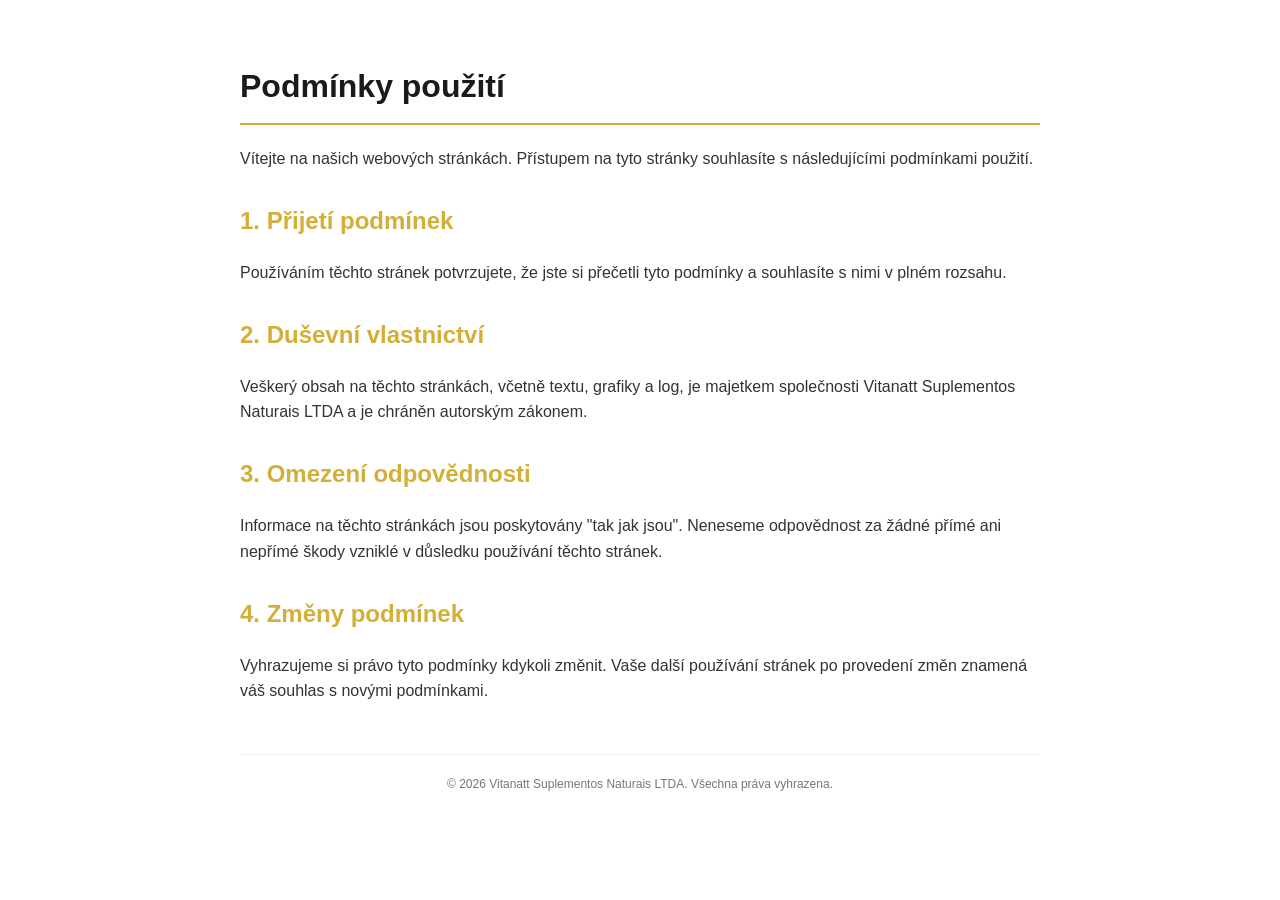
<file: pre/terms.html>
<!DOCTYPE html>
<html lang="cs">
<head>
    <meta charset="UTF-8">
    <meta name="viewport" content="width=device-width, initial-scale=1.0">
    <title>Podmínky použití</title>
    <style>
        body { font-family: Arial, sans-serif; line-height: 1.6; color: #333; max-width: 800px; margin: 0 auto; padding: 40px; background-color: #fff; }
        h1 { color: #1a1a1a; border-bottom: 2px solid #d4af37; padding-bottom: 10px; }
        h2 { color: #d4af37; margin-top: 30px; }
        p { margin-bottom: 15px; }
        .footer { margin-top: 50px; font-size: 12px; color: #777; text-align: center; border-top: 1px solid #eee; padding-top: 20px; }
    </style>
</head>
<body>
    <h1>Podmínky použití</h1>
    <p>Vítejte na našich webových stránkách. Přístupem na tyto stránky souhlasíte s následujícími podmínkami použití.</p>
    
    <h2>1. Přijetí podmínek</h2>
    <p>Používáním těchto stránek potvrzujete, že jste si přečetli tyto podmínky a souhlasíte s nimi v plném rozsahu.</p>
    
    <h2>2. Duševní vlastnictví</h2>
    <p>Veškerý obsah na těchto stránkách, včetně textu, grafiky a log, je majetkem společnosti Vitanatt Suplementos Naturais LTDA a je chráněn autorským zákonem.</p>
    
    <h2>3. Omezení odpovědnosti</h2>
    <p>Informace na těchto stránkách jsou poskytovány "tak jak jsou". Neneseme odpovědnost za žádné přímé ani nepřímé škody vzniklé v důsledku používání těchto stránek.</p>
    
    <h2>4. Změny podmínek</h2>
    <p>Vyhrazujeme si právo tyto podmínky kdykoli změnit. Vaše další používání stránek po provedení změn znamená váš souhlas s novými podmínkami.</p>
    
    <div class="footer">
        &copy; 2026 Vitanatt Suplementos Naturais LTDA. Všechna práva vyhrazena.
    </div>
</body>
</html>
</file>
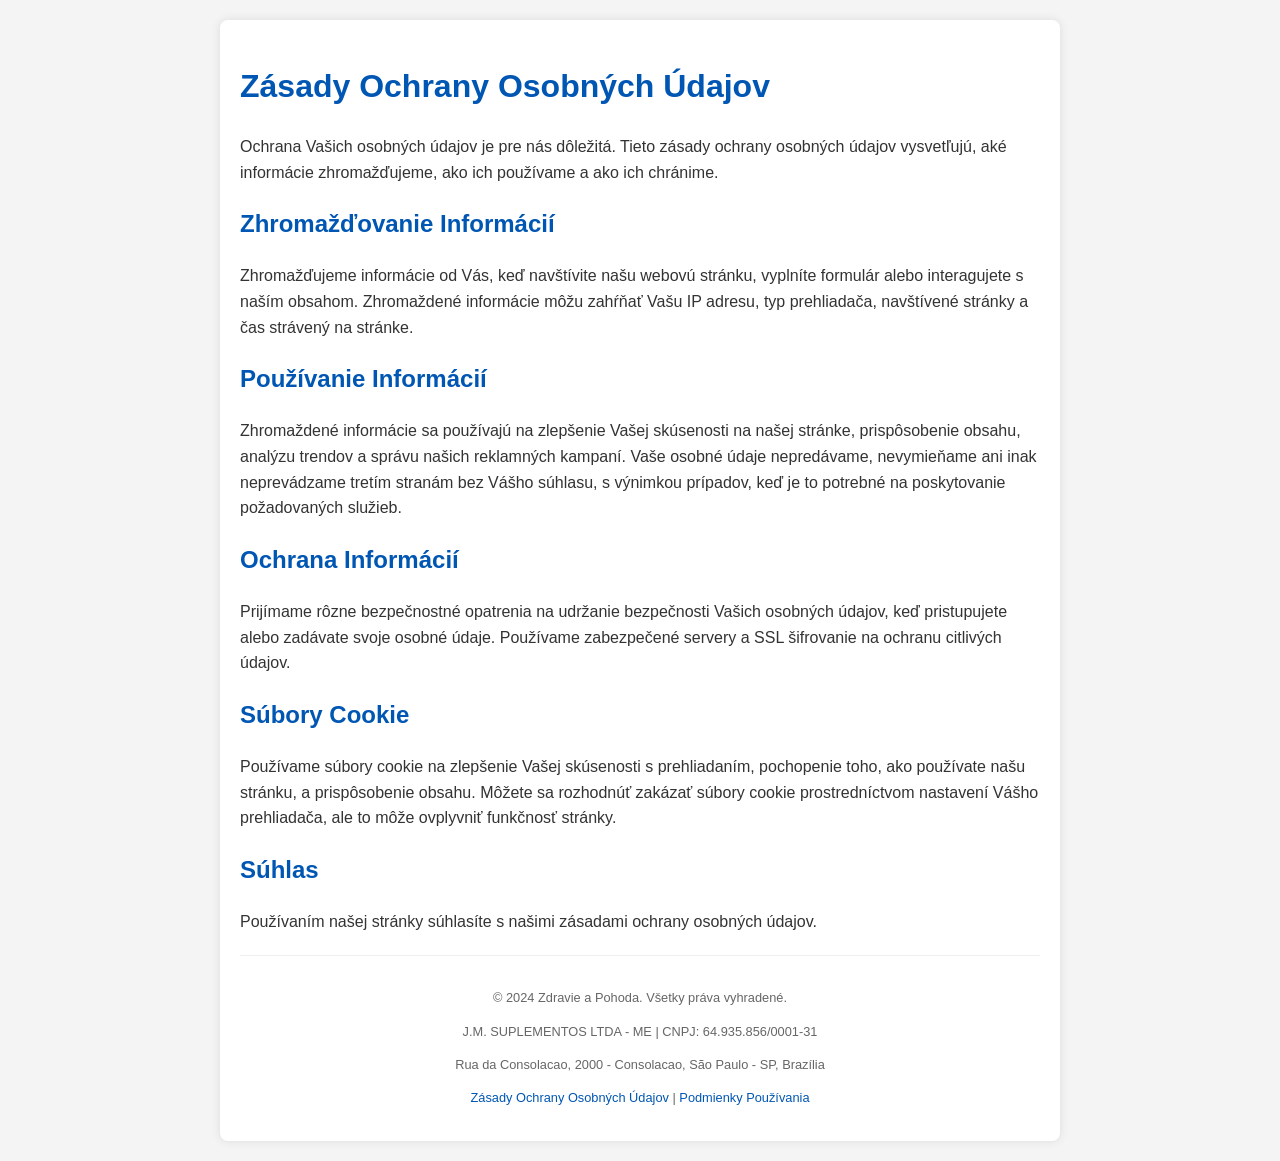
<file: pre_sk_db/privacy.html>
<!DOCTYPE html>
<html lang="sk">
<head>
    <!-- Google Tag Manager -->
    <script>(function(w,d,s,l,i){w[l]=w[l]||[];w[l].push({\'gtm.start\':
    new Date().getTime(),event:\'gtm.js\'});var f=d.getElementsByTagName(s)[0],
    j=d.createElement(s),dl=l!=\'dataLayer\'?\'\\u0026l=\':\'\';j.async=true;j.src=
    \'https://www.googletagmanager.com/gtm.js?id=\'+i+dl;f.parentNode.insertBefore(j,f);
    })(window,document,\'script\',\'dataLayer\',\'GTM-XXXXXXX\');</script>
    <!-- End Google Tag Manager -->
    <meta charset="UTF-8">
    <meta name="viewport" content="width=device-width, initial-scale=1.0">
    <title>Zásady Ochrany Osobných Údajov</title>
    <style>
        body {
            font-family: Arial, sans-serif;
            line-height: 1.6;
            margin: 0;
            padding: 0;
            background-color: #f4f4f4;
            color: #333;
        }
        .container {
            width: 90%;
            max-width: 800px;
            margin: 20px auto;
            background-color: #fff;
            padding: 20px;
            border-radius: 8px;
            box-shadow: 0 0 10px rgba(0,0,0,0.1);
        }
        h1, h2 {
            color: #0056b3;
        }
        .footer {
            text-align: center;
            padding-top: 20px;
            margin-top: 20px;
            border-top: 1px solid #eee;
            font-size: 0.8em;
            color: #666;
        }
        a {
            color: #0056b3;
            text-decoration: none;
        }
        a:hover {
            text-decoration: underline;
        }
    </style>
</head>
<body>
    <!-- Google Tag Manager (noscript) -->
    <noscript><iframe src="https://www.googletagmanager.com/ns.html?id=GTM-XXXXXXX" height="0" width="0" style="display:none;visibility:hidden"></iframe></noscript>
    <!-- End Google Tag Manager (noscript) -->
    <!-- Facebook Pixel Code (noscript) -->
    <noscript><img height="1" width="1" style="display:none"
    src="https://www.facebook.com/tr?id=YOUR_PIXEL_ID&ev=PageView&noscript=1"
    /></noscript>
    <!-- End Facebook Pixel Code (noscript) -->
    <div class="container">
        <h1>Zásady Ochrany Osobných Údajov</h1>
        <p>Ochrana Vašich osobných údajov je pre nás dôležitá. Tieto zásady ochrany osobných údajov vysvetľujú, aké informácie zhromažďujeme, ako ich používame a ako ich chránime.</p>

        <h2>Zhromažďovanie Informácií</h2>
        <p>Zhromažďujeme informácie od Vás, keď navštívite našu webovú stránku, vyplníte formulár alebo interagujete s naším obsahom. Zhromaždené informácie môžu zahŕňať Vašu IP adresu, typ prehliadača, navštívené stránky a čas strávený na stránke.</p>

        <h2>Používanie Informácií</h2>
        <p>Zhromaždené informácie sa používajú na zlepšenie Vašej skúsenosti na našej stránke, prispôsobenie obsahu, analýzu trendov a správu našich reklamných kampaní. Vaše osobné údaje nepredávame, nevymieňame ani inak neprevádzame tretím stranám bez Vášho súhlasu, s výnimkou prípadov, keď je to potrebné na poskytovanie požadovaných služieb.</p>

        <h2>Ochrana Informácií</h2>
        <p>Prijímame rôzne bezpečnostné opatrenia na udržanie bezpečnosti Vašich osobných údajov, keď pristupujete alebo zadávate svoje osobné údaje. Používame zabezpečené servery a SSL šifrovanie na ochranu citlivých údajov.</p>

        <h2>Súbory Cookie</h2>
        <p>Používame súbory cookie na zlepšenie Vašej skúsenosti s prehliadaním, pochopenie toho, ako používate našu stránku, a prispôsobenie obsahu. Môžete sa rozhodnúť zakázať súbory cookie prostredníctvom nastavení Vášho prehliadača, ale to môže ovplyvniť funkčnosť stránky.</p>

        <h2>Súhlas</h2>
        <p>Používaním našej stránky súhlasíte s našimi zásadami ochrany osobných údajov.</p>

        <div class="footer">
            <p>&copy; 2024 Zdravie a Pohoda. Všetky práva vyhradené.</p>
            <p>J.M. SUPLEMENTOS LTDA - ME | CNPJ: 64.935.856/0001-31</p>
            <p>Rua da Consolacao, 2000 - Consolacao, São Paulo - SP, Brazília</p>
            <p><a href="privacy.html">Zásady Ochrany Osobných Údajov</a> | <a href="terms.html">Podmienky Používania</a></p>
        </div>
    </div>
</body>
</html>
</file>
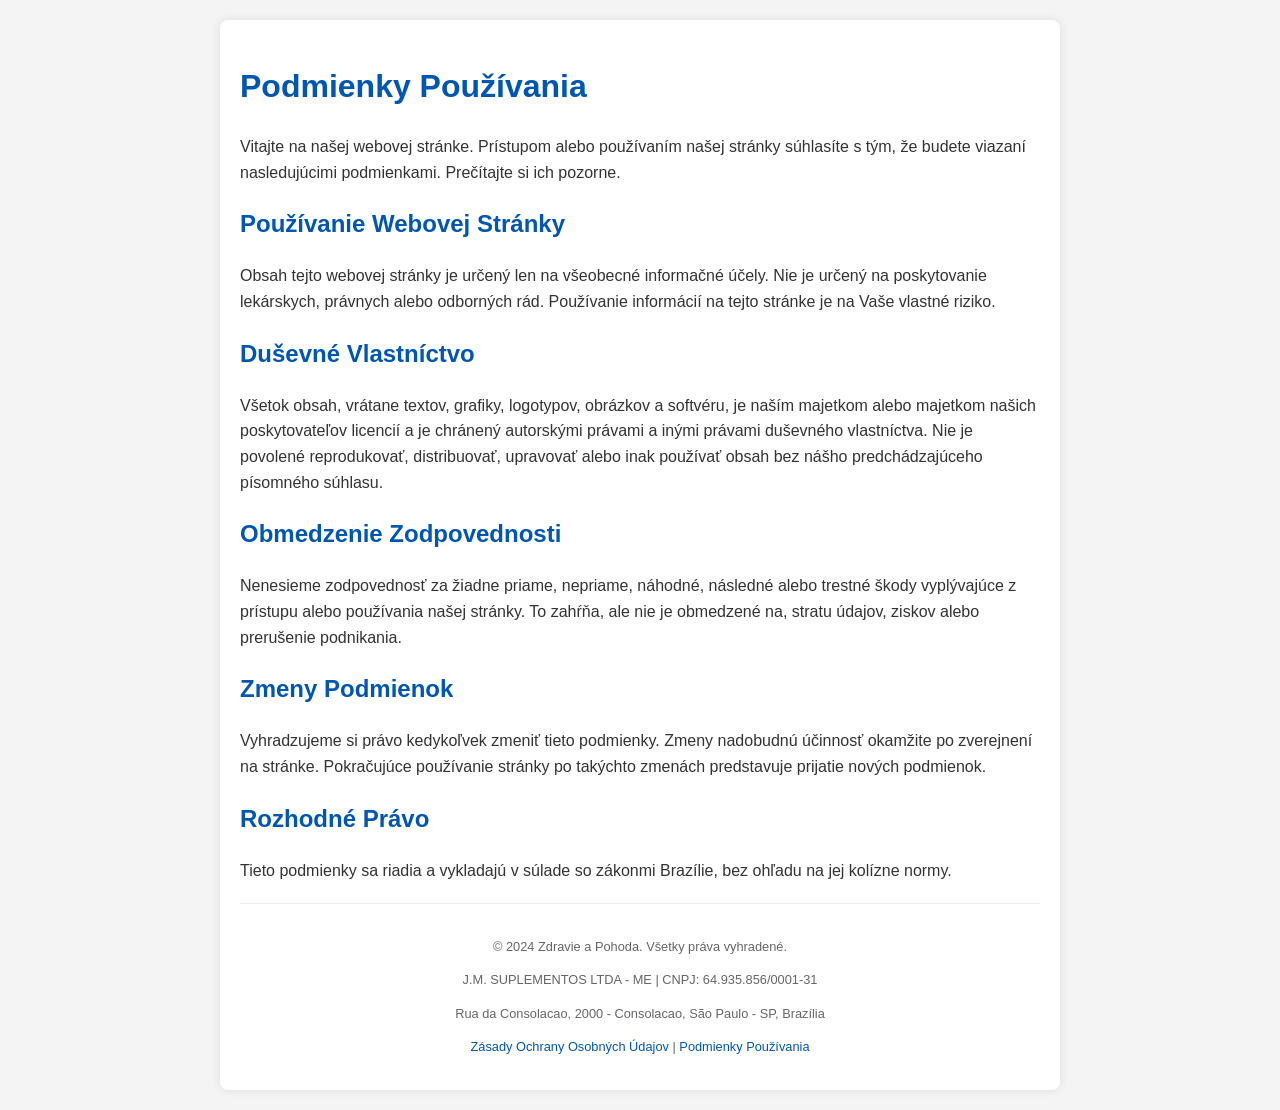
<file: pre_sk_db/terms.html>
<!DOCTYPE html>
<html lang="sk">
<head>
    <!-- Google Tag Manager -->
    <script>(function(w,d,s,l,i){w[l]=w[l]||[];w[l].push({\'gtm.start\':
    new Date().getTime(),event:\'gtm.js\'});var f=d.getElementsByTagName(s)[0],
    j=d.createElement(s),dl=l!=\'dataLayer\'?\'\\u0026l=\':\'\';j.async=true;j.src=
    \'https://www.googletagmanager.com/gtm.js?id=\'+i+dl;f.parentNode.insertBefore(j,f);
    })(window,document,\'script\',\'dataLayer\',\'GTM-XXXXXXX\');</script>
    <!-- End Google Tag Manager -->
    <meta charset="UTF-8">
    <meta name="viewport" content="width=device-width, initial-scale=1.0">
    <title>Podmienky Používania</title>
    <style>
        body {
            font-family: Arial, sans-serif;
            line-height: 1.6;
            margin: 0;
            padding: 0;
            background-color: #f4f4f4;
            color: #333;
        }
        .container {
            width: 90%;
            max-width: 800px;
            margin: 20px auto;
            background-color: #fff;
            padding: 20px;
            border-radius: 8px;
            box-shadow: 0 0 10px rgba(0,0,0,0.1);
        }
        h1, h2 {
            color: #0056b3;
        }
        .footer {
            text-align: center;
            padding-top: 20px;
            margin-top: 20px;
            border-top: 1px solid #eee;
            font-size: 0.8em;
            color: #666;
        }
        a {
            color: #0056b3;
            text-decoration: none;
        }
        a:hover {
            text-decoration: underline;
        }
    </style>
</head>
<body>
    <!-- Google Tag Manager (noscript) -->
    <noscript><iframe src="https://www.googletagmanager.com/ns.html?id=GTM-XXXXXXX" height="0" width="0" style="display:none;visibility:hidden"></iframe></noscript>
    <!-- End Google Tag Manager (noscript) -->
    <!-- Facebook Pixel Code (noscript) -->
    <noscript><img height="1" width="1" style="display:none"
    src="https://www.facebook.com/tr?id=YOUR_PIXEL_ID&ev=PageView&noscript=1"
    /></noscript>
    <!-- End Facebook Pixel Code (noscript) -->
    <div class="container">
        <h1>Podmienky Používania</h1>
        <p>Vitajte na našej webovej stránke. Prístupom alebo používaním našej stránky súhlasíte s tým, že budete viazaní nasledujúcimi podmienkami. Prečítajte si ich pozorne.</p>

        <h2>Používanie Webovej Stránky</h2>
        <p>Obsah tejto webovej stránky je určený len na všeobecné informačné účely. Nie je určený na poskytovanie lekárskych, právnych alebo odborných rád. Používanie informácií na tejto stránke je na Vaše vlastné riziko.</p>

        <h2>Duševné Vlastníctvo</h2>
        <p>Všetok obsah, vrátane textov, grafiky, logotypov, obrázkov a softvéru, je naším majetkom alebo majetkom našich poskytovateľov licencií a je chránený autorskými právami a inými právami duševného vlastníctva. Nie je povolené reprodukovať, distribuovať, upravovať alebo inak používať obsah bez nášho predchádzajúceho písomného súhlasu.</p>

        <h2>Obmedzenie Zodpovednosti</h2>
        <p>Nenesieme zodpovednosť za žiadne priame, nepriame, náhodné, následné alebo trestné škody vyplývajúce z prístupu alebo používania našej stránky. To zahŕňa, ale nie je obmedzené na, stratu údajov, ziskov alebo prerušenie podnikania.</p>

        <h2>Zmeny Podmienok</h2>
        <p>Vyhradzujeme si právo kedykoľvek zmeniť tieto podmienky. Zmeny nadobudnú účinnosť okamžite po zverejnení na stránke. Pokračujúce používanie stránky po takýchto zmenách predstavuje prijatie nových podmienok.</p>

        <h2>Rozhodné Právo</h2>
        <p>Tieto podmienky sa riadia a vykladajú v súlade so zákonmi Brazílie, bez ohľadu na jej kolízne normy.</p>

        <div class="footer">
            <p>&copy; 2024 Zdravie a Pohoda. Všetky práva vyhradené.</p>
            <p>J.M. SUPLEMENTOS LTDA - ME | CNPJ: 64.935.856/0001-31</p>
            <p>Rua da Consolacao, 2000 - Consolacao, São Paulo - SP, Brazília</p>
            <p><a href="privacy.html">Zásady Ochrany Osobných Údajov</a> | <a href="terms.html">Podmienky Používania</a></p>
        </div>
    </div>
</body>
</html>
</file>
<file: css/style.css>
body { font-family: 'Montserrat', sans-serif; margin: 0; padding: 0; color: #333; line-height: 1.6; background-color: #f4f4f4; }
.container { width: 90%; max-width: 1100px; margin: 0 auto; padding: 20px 0; }
header { background: #fff; box-shadow: 0 2px 5px rgba(0,0,0,0.1); position: fixed; width: 100%; top: 0; z-index: 1000; }
header .container { display: flex; justify-content: space-between; align-items: center; }
.logo { font-size: 1.5em; font-weight: 700; color: #27ae60; text-decoration: none; }
.nav-links { list-style: none; display: flex; margin: 0; padding: 0; }
.nav-links li { margin-left: 20px; }
.nav-links a { text-decoration: none; color: #555; font-weight: 600; font-size: 0.9em; text-transform: uppercase; }
.hero { background: linear-gradient(rgba(0,0,0,0.6), rgba(0,0,0,0.6)), url('../images/hero.jpg') no-repeat center center/cover; height: 70vh; display: flex; align-items: center; justify-content: center; text-align: center; color: #fff; margin-top: 60px; }
.hero h1 { font-size: 3.5em; margin-bottom: 10px; }
.hero p { font-size: 1.2em; margin-bottom: 30px; }
.btn { background: #27ae60; color: #fff; padding: 12px 30px; text-decoration: none; border-radius: 5px; font-weight: 600; display: inline-block; }
.about { padding: 80px 0; background: #fff; }
.about-content { display: flex; align-items: center; gap: 50px; }
.about-text { flex: 1; }
.about-text h2 { color: #27ae60; font-size: 2.5em; margin-bottom: 20px; }
.about-image { flex: 1; }
.about-image img { border-radius: 10px; box-shadow: 0 10px 20px rgba(0,0,0,0.1); }
.specialties { padding: 80px 0; text-align: center; }
.specialties h2 { font-size: 2.5em; margin-bottom: 40px; color: #27ae60; }
.grid { display: grid; grid-template-columns: repeat(auto-fit, minmax(300px, 1fr)); gap: 30px; }
.card { background: #fff; padding: 20px; border-radius: 10px; box-shadow: 0 5px 15px rgba(0,0,0,0.05); }
.card img { border-radius: 5px; margin-bottom: 20px; }
footer { background: #222; color: #ccc; text-align: center; padding: 50px 0; }
.footer-links a { color: #27ae60; text-decoration: none; margin: 0 10px; }
.clickable-image { cursor: pointer; }
@media (max-width: 768px) { .about-content { flex-direction: column; } .hero h1 { font-size: 2.5em; } .nav-links { display: none; } }
</file>
